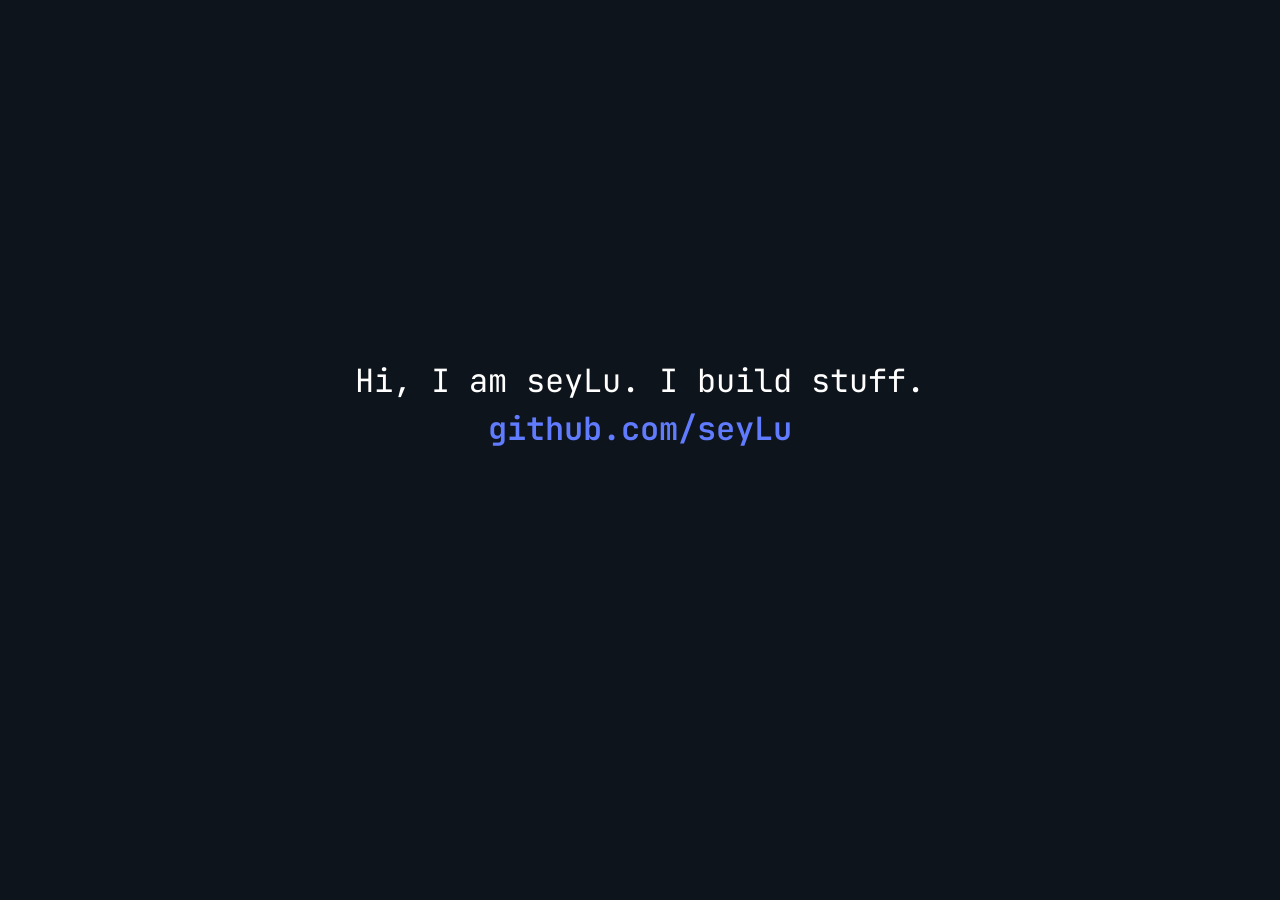
<file: index.html>
<!DOCTYPE html>
<html lang="en">

<head>
    <meta charset="UTF-8">
    <meta name="viewport" content="width=device-width, initial-scale=1.0">
    <meta name="description" content="MJ Sabit (seyLu) :: I build stuff">
    <meta name="google-site-verification" content="O7ycHnOqe6LxjMtBYx5bLcqgMfa3I2YecGaXDv1lF94">
    <title>seyLu</title>
    <base href="/">

    <link rel="apple-touch-icon" sizes="180x180" href="/apple-touch-icon.png">
    <link rel="icon" type="image/png" sizes="32x32" href="/favicon-32x32.png">
    <link rel="icon" type="image/png" sizes="16x16" href="/favicon-16x16.png">
    <link rel="manifest" href="/site.webmanifest">
    <link rel="mask-icon" href="/safari-pinned-tab.svg" color="#5bbad5">
    <meta name="msapplication-TileColor" content="#ffc40d">
    <meta name="theme-color" content="#ff0000">

    <link rel="preconnect" href="https://fonts.googleapis.com">
    <link rel="preconnect" href="https://fonts.gstatic.com" crossorigin>
    <link href="https://fonts.googleapis.com/css2?family=JetBrains+Mono&display=swap" rel="stylesheet">
    <style>
    *,
    *::before,
    *::after {
        box-sizing: border-box;
    }

    * {
        margin: 0;
    }

    html,
    body {
        height: 100%;
        font-family: "JetBrains Mono", monospace;
    }

    body {
        line-height: 1.5;
        -webkit-font-smoothing: antialiased;
    }

    img,
    picture,
    video,
    canvas,
    svg {
        display: block;
        max-width: 100%;
    }

    input,
    button,
    textarea,
    select {
        font: inherit;
    }

    p,
    h1,
    h2,
    h3,
    h4,
    h5,
    h6 {
        overflow-wrap: break-word;
    }

    :root {
        --color-white: hsl(0deg, 0%, 100%);
        --color-black: hsl(210deg, 30%, 8%);
        --color-primary: hsl(230deg, 100%, 69%);
    }

    .container {
        width: 100vw;
        height: 100vh;
        background-color: var(--color-black);
        position: relative;
    }

    .container > .content {
        display: block;
        position: absolute;
        top: 45%;
        left: 50%;
        transform: translate(-50%, -50%);
        font-size: 2rem;
        text-align: center;
    }

    .container > .content > p {
        color: var(--color-white);

    }

    .container > .content a {
        font-weight: 600;
        color: var(--color-primary);
        display: inline-block;
        text-decoration: none;
        box-shadow: 0px 0px 0px var(--color-primary);
    }

    .container > .content a:hover {
        transition: box-shadow 200ms ease 0s;
        box-shadow: 0px 4px 0px var(--color-primary);
    }
    </style>
</head>

<body>
    <main class="container">
        <article class="content">
            <p>Hi, I am seyLu. I build stuff.</p>
            <p><a href="https://github.com/seyLu">github.com/seyLu</a></p>
        </article>
    </main>
</body>

</html>
</file>
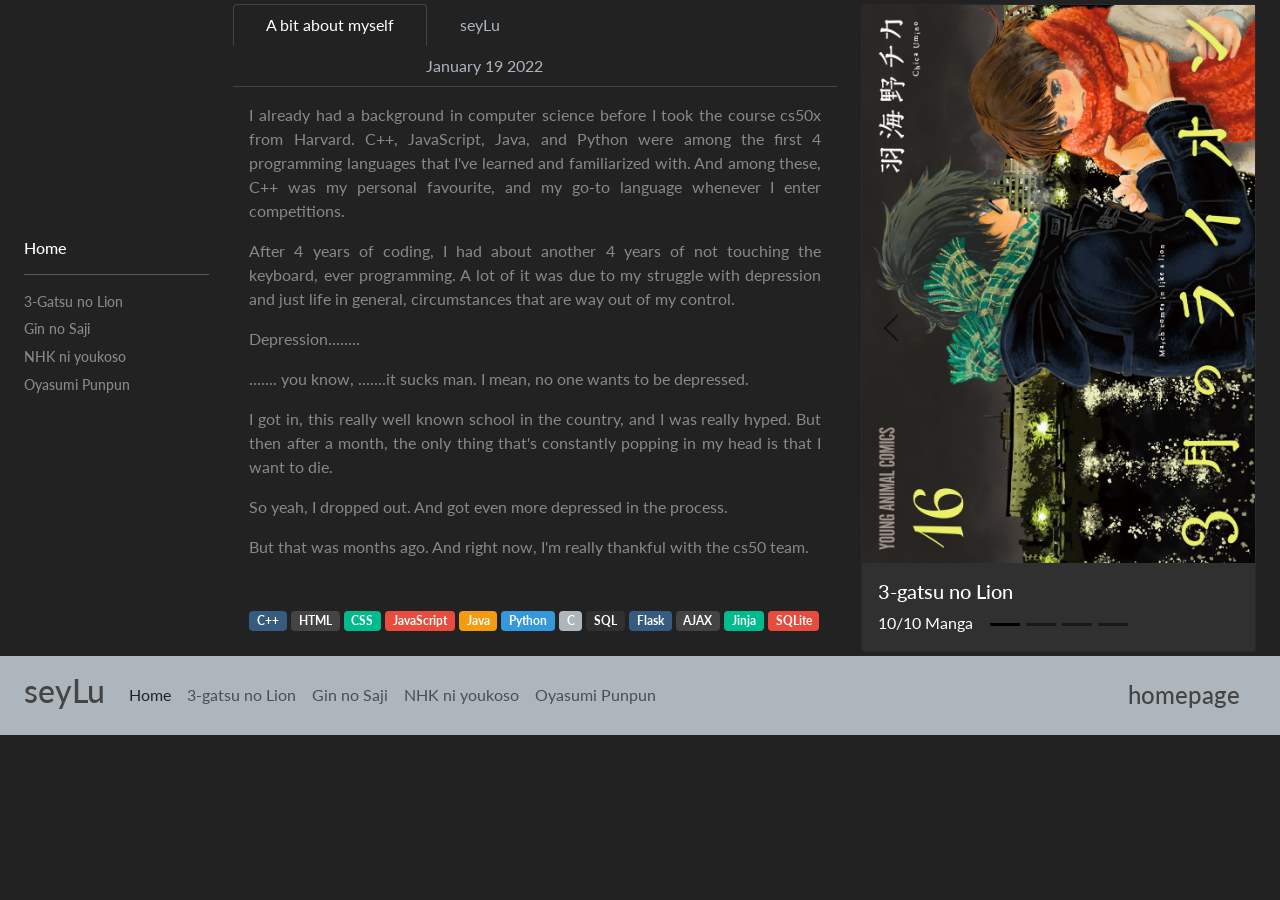
<file: homepage/index.html>
<!DOCTYPE html>

<html lang="en">
<head>
  <meta charset="utf-8">
  <meta name="viewport" content="width=device-width, initial-scale=1">

  <!-- Bootstrap CSS -->
  <link href="https://cdn.jsdelivr.net/npm/bootstrap@5.1.3/dist/css/bootstrap.min.css" rel="stylesheet" integrity="sha384-1BmE4kWBq78iYhFldvKuhfTAU6auU8tT94WrHftjDbrCEXSU1oBoqyl2QvZ6jIW3" crossorigin="anonymous">
  <link href="static/bootstrap.min.css" rel="stylesheet">
  <link href="static/styles.css" rel="stylesheet">

  <!-- Bootstrap js -->
  <script src="https://cdn.jsdelivr.net/npm/bootstrap@5.1.3/dist/js/bootstrap.bundle.min.js" integrity="sha384-ka7Sk0Gln4gmtz2MlQnikT1wXgYsOg+OMhuP+IlRH9sENBO0LRn5q+8nbTov4+1p" crossorigin="anonymous"></script>

  <link href="img/icon/cat.png" rel="icon">

  <title>
    About Homepage
  </title>
</head>
<body>
  <main>
    <div class="container-fluid">
      <div class="row" style="margin-top: 0.25rem; margin-bottom: 0.25rem">
        <div class="col-lg-2 my-auto pb-3">
          <h6>Home</h6>
          <hr>
          <h6><small><a class="text-muted sidebar" href="page1.html">3-Gatsu no Lion</a></small></h6>
          <h6><small><a class="text-muted sidebar" href="page2.html">Gin no Saji</a></small></h6>
          <h6><small><a class="text-muted sidebar" href="page3.html">NHK ni youkoso</a></small></h6>
          <h6><small><a class="text-muted sidebar" href="page4.html">Oyasumi Punpun</a></small></h6>
        </div>
        <div class="col-lg-6">
          <ul class="nav nav-tabs">
            <li class="nav-item">
              <a class="nav-link active" data-bs-toggle="tab">A bit about myself</a>
            </li>
            <li class="nav-item">
              <a class="nav-link disabled" data-bs-toggle="tab">seyLu</a>
            </li>
            <li class="nav-item" id="date">
              <a class="nav-link disabled" data-bs-toggle="tab">January 19 2022</a>
            </li>
          </ul>
          <script>
            function screenResize(){
              let width = window.screen.width;
              let nav = document.getElementById('date');
              if (width < 1000)
              {
                nav.style.marginLeft = "0rem";
                nav.style.display = "none";
              }
              else
              {
                nav.style.marginLeft = "10rem";
                nav.style.display = "block";
              }
            }
            screenResize();

            window.addEventListener('resize', function(){
              screenResize();
            });
          </script>
          <div id="myTabContent" class="tab-content">
            <div class="tab-pane fade active show text-muted p-3" style="text-align: justify">
              <p>I already had a background in computer science before I took the course cs50x from Harvard. C++, JavaScript, Java, and Python were among the first 4 programming languages that I've learned and familiarized with. And among these, C++ was my personal favourite, and my go-to language whenever I enter competitions.</p>
              <p>After 4 years of coding, I had about another 4 years of not touching the keyboard, ever programming. A lot of it was due to my struggle with depression and just life in general, circumstances that are way out of my control.</p>
              <p>Depression........</p>
              <p>....... you know, .......it sucks man. I mean, no one wants to be depressed.</p>
              <p>I got in, this really well known school in the country, and I was really hyped. But then after a month, the only thing that's constantly popping in my head is that I want to die.</p>
              <p>So yeah, I dropped out. And got even more depressed in the process.</p>
              <p>But that was months ago. And right now, I'm really thankful with the cs50 team.</p>
            </div>
            <div class="mt-auto p-3">
              <span class="badge bg-primary">C++</span>
              <span class="badge bg-secondary">HTML</span>
              <span class="badge bg-success">CSS</span>
              <span class="badge bg-danger">JavaScript</span>
              <span class="badge bg-warning">Java</span>
              <span class="badge bg-info">Python</span>
              <span class="badge bg-light">C</span>
              <span class="badge bg-dark">SQL</span>
              <span class="badge bg-primary">Flask</span>
              <span class="badge bg-secondary">AJAX</span>
              <span class="badge bg-success">Jinja</span>
              <span class="badge bg-danger">SQLite</span>
            </div>
          </div>
        </div>
        <div class="col-lg-4" id="imgContainer">
          <div id="carouselExampleDark" class="carousel carousel-dark slide" data-bs-ride="carousel">
            <div class="carousel-indicators">
              <button type="button" data-bs-target="#carouselExampleDark" data-bs-slide-to="0" class="active" aria-current="true" aria-label="Slide 1"></button>
              <button type="button" data-bs-target="#carouselExampleDark" data-bs-slide-to="1" aria-label="Slide 2"></button>
              <button type="button" data-bs-target="#carouselExampleDark" data-bs-slide-to="2" aria-label="Slide 3"></button>
              <button type="button" data-bs-target="#carouselExampleDark" data-bs-slide-to="3" aria-label="Slide 4"></button>
            </div>
            <div class="carousel-inner">
              <div class="carousel-item active" data-bs-interval="30000">
                <div class="card">
                  <img src="img/3-gatsu no Lion.jpg" class="d-block" alt="3-gatsu no Lion">
                  <div class="card-body">
                    <h5 class="card-title">3-gatsu no Lion</h5>
                    <p class="card-text">10/10 Manga</p>
                  </div>
                </div>
              </div>
              <div class="carousel-item" data-bs-interval="30000">
                <div class="card">
                  <img src="img/Gin no Saji.jpg" class="d-block" alt="Gin no Saji">
                  <div class="card-body">
                    <h5 class="card-title">Gin no Saji</h5>
                    <p class="card-text">Personal Favorite</p>
                  </div>
                </div>
              </div>
              <div class="carousel-item" data-bs-interval="30000">
                <div class="card">
                  <img src="img/NHK ni youkoso.jpg" class="d-block" alt="NHK ni youkoso">
                  <div class="card-body">
                    <h5 class="card-title">NHK ni youkoso</h5>
                    <p class="card-text">Personal Favorite</p>
                  </div>
                </div>
              </div>
              <div class="carousel-item" data-bs-interval="30000">
                <div class="card">
                  <img src="img/Oyasumi Punpun.jpg" class="d-block" alt="Oyasumi Punpun">
                  <div class="card-body">
                    <h5 class="card-title">Oyasumi Punpun</h5>
                    <p class="card-text">10/10 Manga</p>
                  </div>
                </div>
              </div>
            </div>
            <button class="carousel-control-prev" type="button" data-bs-target="#carouselExampleDark" data-bs-slide="prev">
              <span class="carousel-control-prev-icon" aria-hidden="true"></span>
              <span class="visually-hidden">Previous</span>
            </button>
            <button class="carousel-control-next" type="button" data-bs-target="#carouselExampleDark" data-bs-slide="next">
              <span class="carousel-control-next-icon" aria-hidden="true"></span>
              <span class="visually-hidden">Next</span>
            </button>
          </div>
        </div>
      </div>
    </div>
  </main>
  <footer class="footer">
      <nav class="navbar navbar-expand-lg navbar-light bg-light">
          <div class="container-fluid">
            <h3 class="h3-about">seyLu</h3>
            <button class="navbar-toggler" type="button" data-bs-toggle="collapse" data-bs-target="#navbarColor03" aria-controls="navbarColor03" aria-expanded="false" aria-label="Toggle navigation">
              <span class="navbar-toggler-icon"></span>
            </button>

            <div class="collapse navbar-collapse" id="navbarColor03">
              <ul class="navbar-nav me-auto">
                <li class="nav-item">
                  <a class="nav-link active">Home
                    <span class="visually-hidden">(current)</span>
                  </a>
                </li>
                <li class="nav-item">
                  <a class="nav-link" href="page1.html">3-gatsu no Lion</a>
                </li>
                <li class="nav-item">
                  <a class="nav-link" href="page2.html">Gin no Saji</a>
                </li>
                <li class="nav-item">
                  <a class="nav-link" href="page3.html">NHK ni youkoso</a>
                </li>
                <li class="nav-item">
                  <a class="nav-link" href="page4.html">Oyasumi Punpun</a>
                </li>
              </ul>
              <div class="d-inline-block">
                  <h4 class="h4-about">homepage</h4>
              </form>
            </div>
          </div>
        </nav>
  </footer>
</body>
</html>
</file>
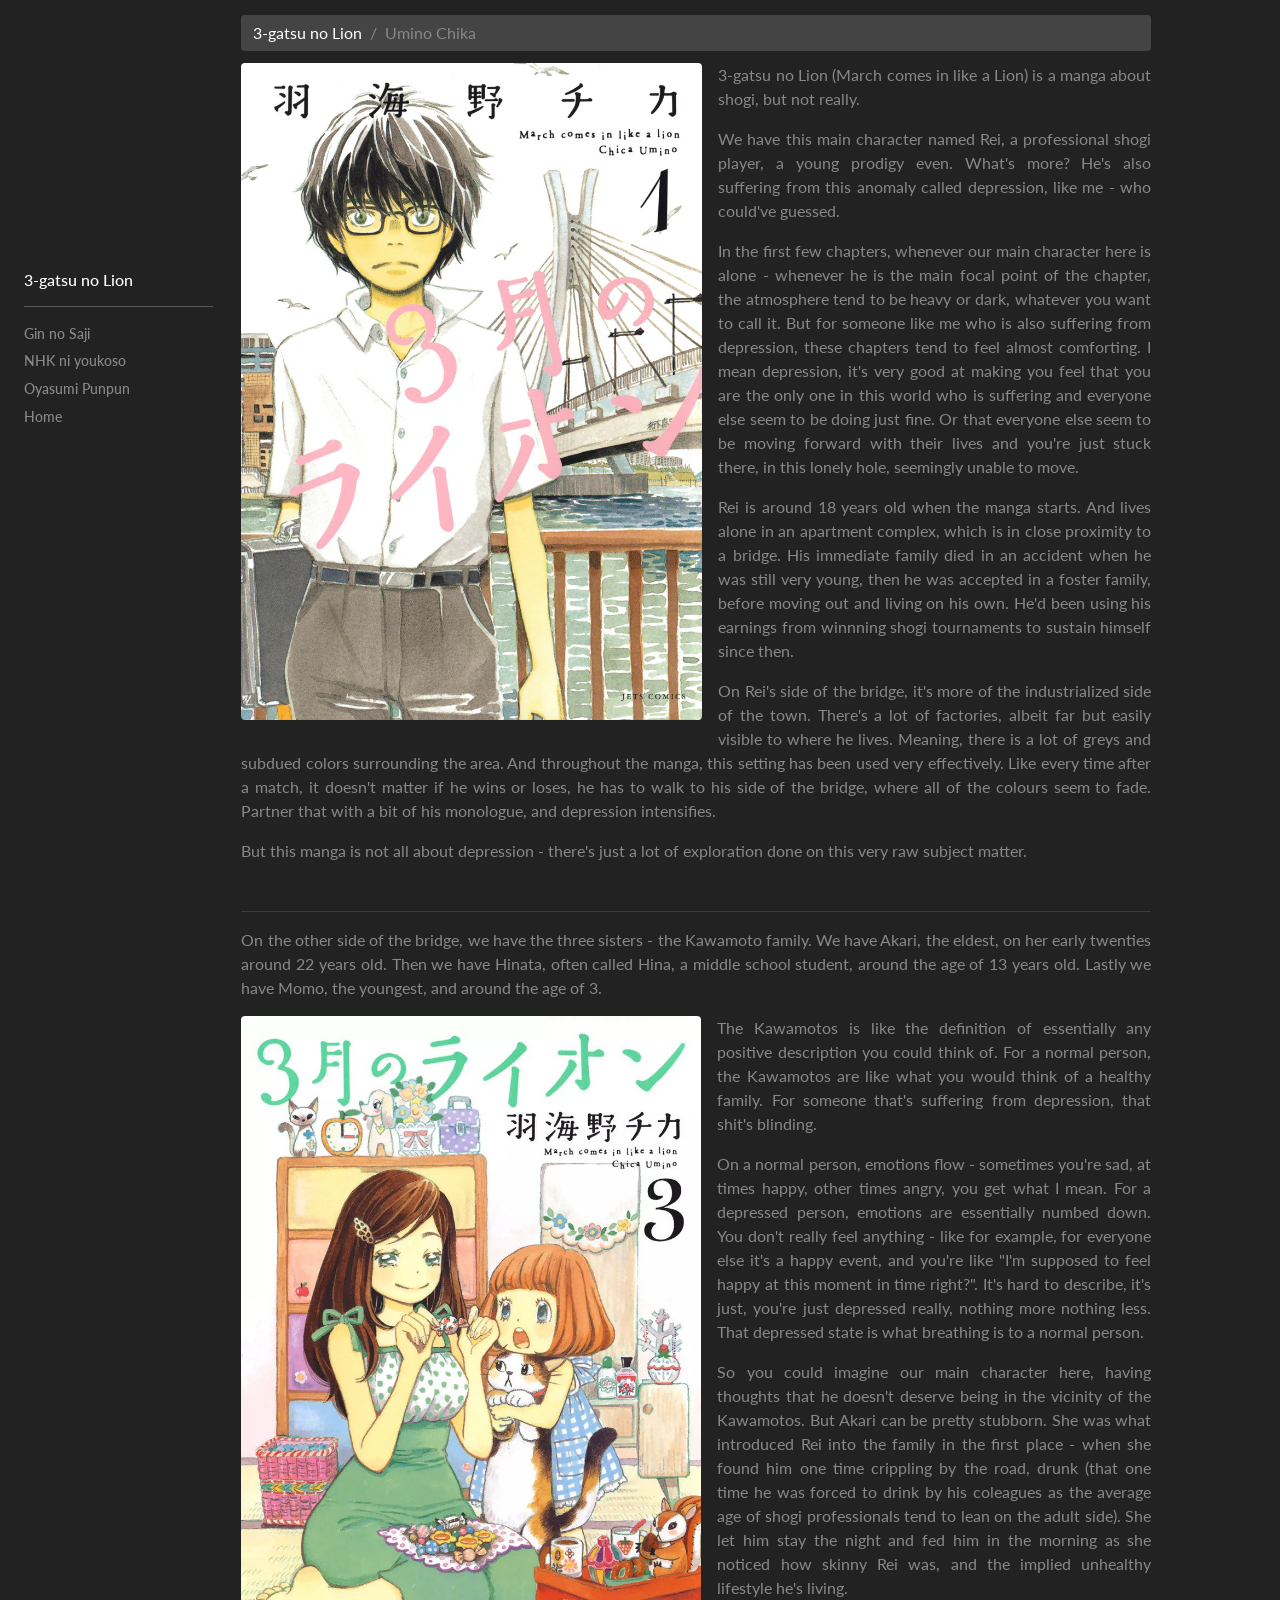
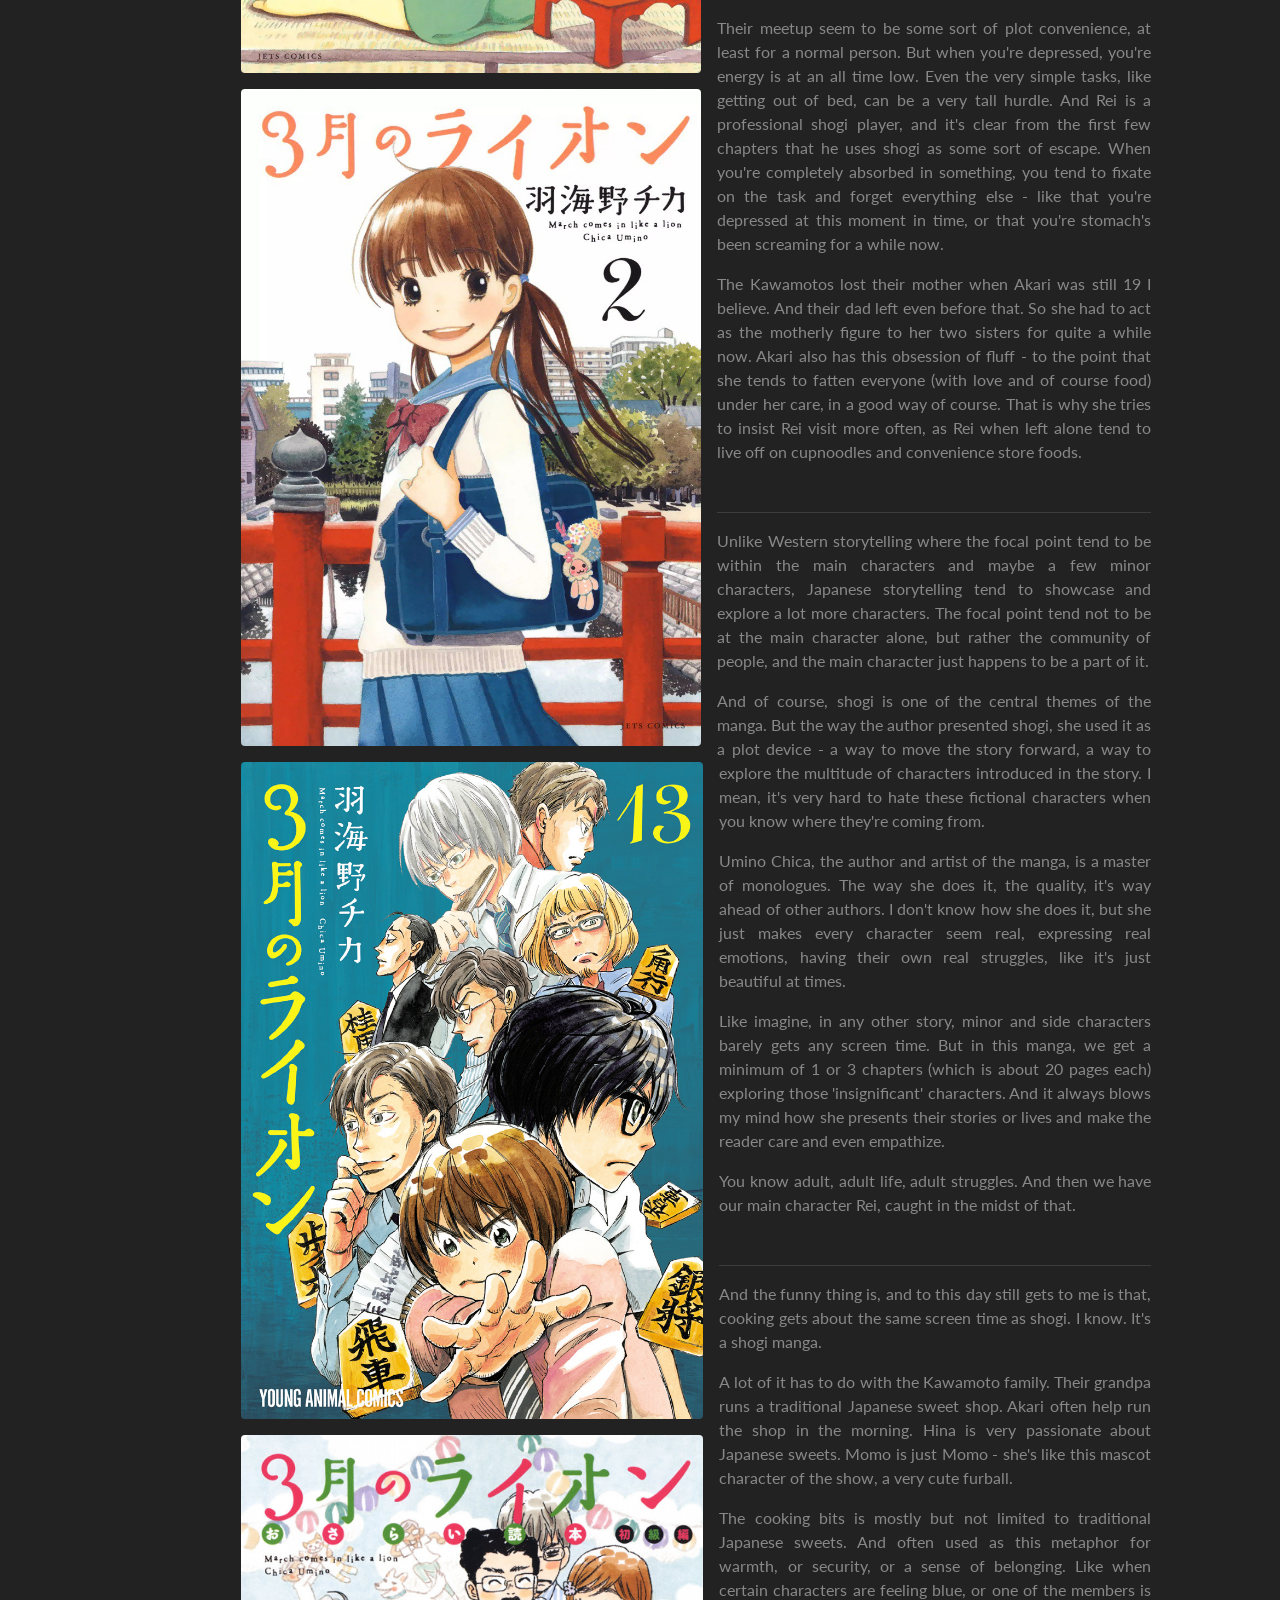
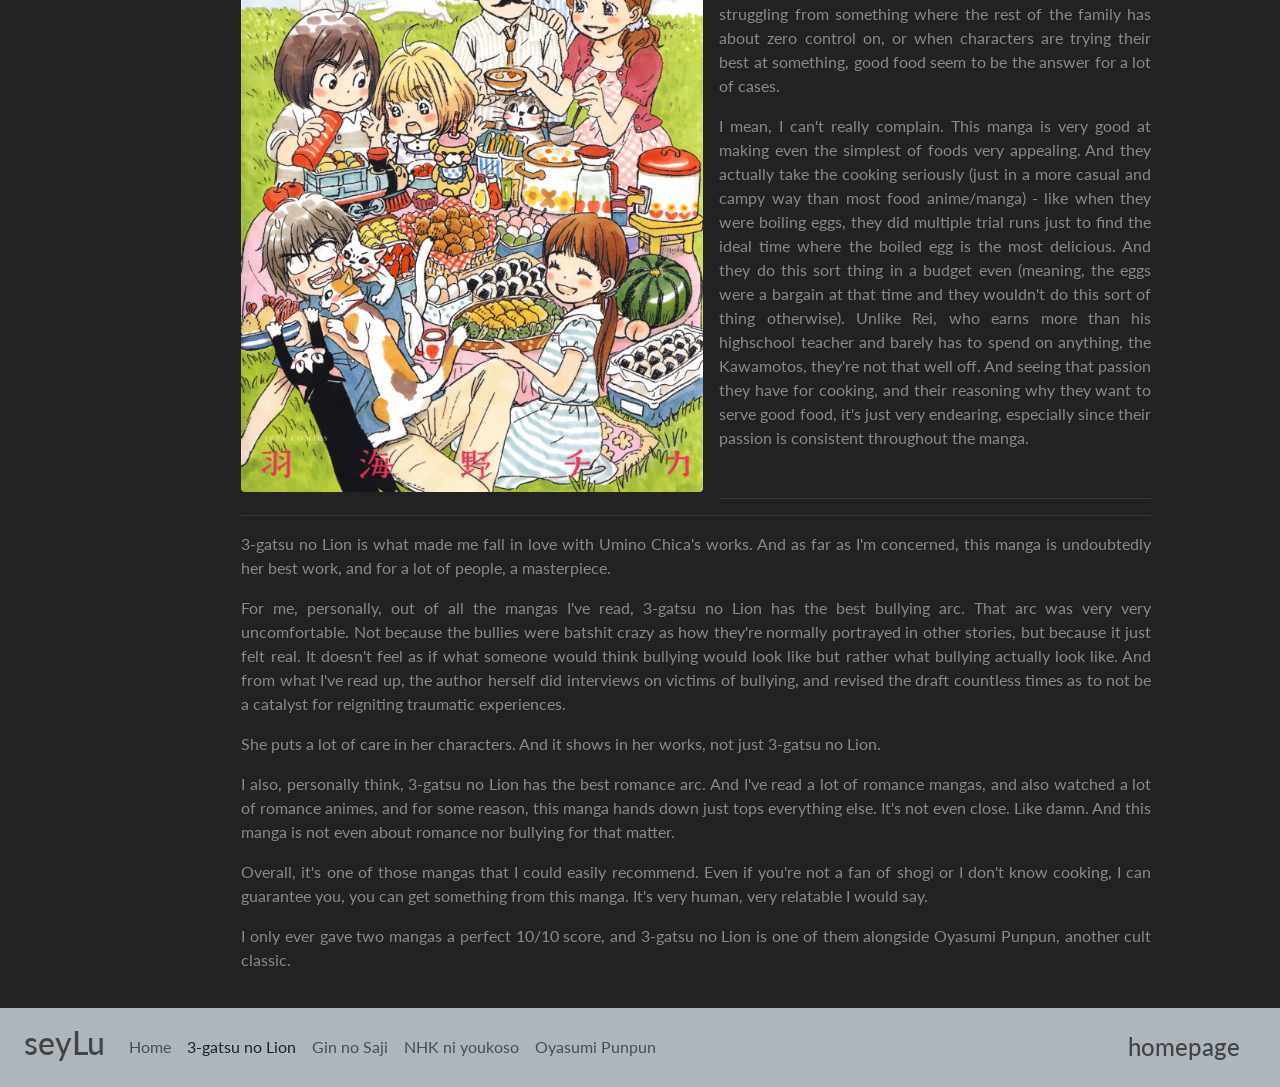
<file: homepage/page1.html>
<!DOCTYPE html>

<html lang="en">
<head>
  <meta charset="utf-8">
  <meta name="viewport" content="width=device-width, initial-scale=1">

  <!-- Bootstrap CSS -->
  <link href="https://cdn.jsdelivr.net/npm/bootstrap@5.1.3/dist/css/bootstrap.min.css" rel="stylesheet" integrity="sha384-1BmE4kWBq78iYhFldvKuhfTAU6auU8tT94WrHftjDbrCEXSU1oBoqyl2QvZ6jIW3" crossorigin="anonymous">
  <link href="static/bootstrap.min.css" rel="stylesheet">
  <link href="static/styles.css" rel="stylesheet">

  <!-- Bootstrap js -->
  <script src="https://cdn.jsdelivr.net/npm/bootstrap@5.1.3/dist/js/bootstrap.bundle.min.js" integrity="sha384-ka7Sk0Gln4gmtz2MlQnikT1wXgYsOg+OMhuP+IlRH9sENBO0LRn5q+8nbTov4+1p" crossorigin="anonymous"></script>

  <link href="img/icon/cat.png" rel="icon">

  <title>
    3-gatsu no Lion
  </title>
</head>
<body>
  <main>
    <div class="container-fluid">
      <div class="row" style="margin-top: 0.25rem; margin-bottom: 0.25rem">
        <div class="col-lg-2 pb-3" style="height: 163.375px" id="sidebar">
          <h6>3-gatsu no Lion</h6>
          <hr>
          <h6><small><a class="text-muted sidebar" href="page2.html">Gin no Saji</a></small></h6>
          <h6><small><a class="text-muted sidebar" href="page3.html">NHK ni youkoso</a></small></h6>
          <h6><small><a class="text-muted sidebar" href="page4.html">Oyasumi Punpun</a></small></h6>
          <h6><small><a class="text-muted sidebar" href="index.html">Home</a></small></h6>
        </div>
        <script>
          function screenResize(){
            let width = window.screen.width;
            let nav = document.getElementById('sidebar');
            if (width < 1000)
            {
              nav.classList.remove('sticky-top');
              nav.style.marginBottom = "0.5rem";
              nav.style.paddingTop = "0rem";

              nav.style.width = "100vw";

              window.onscroll = () => {};
            }
            else
            {
              nav.classList.add('sticky-top');
              nav.style.marginBottom = "0rem";
              nav.style.paddingTop = "29.6vh";

              nav.style.width = "16.67vw";

              window.onscroll = () => {
                if (this.scrollY > 0 || document.documentElement.scrollTop > 0) 
                {
                  nav.style.paddingTop = "30.2vh";
                }
                else 
                {
                  nav.style.paddingTop = "29.6vh";
                }
              };
            }
          }
          screenResize();

          window.addEventListener('resize', function(){
            screenResize();
          });
        </script>
        <div class="col-lg-9 text-muted p-3" style="text-align: justify">
          
          <div class="sticky-top sticky-breadcrumb">
            <ol class="breadcrumb">
              <li class="breadcrumb-item"><a style="color: white">3-gatsu no Lion</a></li>
              <li class="breadcrumb-item active">Umino Chika</li>
            </ol>
          </div>

          <img src="img/page1/001.jpg" class="rounded img-fluid float-start me-3 mb-3" alt="3-gatsu no Lion: Volume 1">
          <p>3-gatsu no Lion (March comes in like a Lion) is a manga about shogi, but not really.</p>
          <p>We have this main character named Rei, a professional shogi player, a young prodigy even. What's more? He's also suffering from this anomaly called depression, like me - who could've guessed.</p>
          <p>In the first few chapters, whenever our main character here is alone - whenever he is the main focal point of the chapter, the atmosphere tend to be heavy or dark, whatever you want to call it. But for someone like me who is also suffering from depression, these chapters tend to feel almost comforting. I mean depression, it's very good at making you feel that you are the only one in this world who is suffering and everyone else seem to be doing just fine. Or that everyone else seem to be moving forward with their lives and you're just stuck there, in this lonely hole, seemingly unable to move. </p>
          <p>Rei is around 18 years old when the manga starts. And lives alone in an apartment complex, which is in close proximity to a bridge. His immediate family died in an accident when he was still very young, then he was accepted in a foster family, before moving out and living on his own. He'd been using his earnings from winnning shogi tournaments to sustain himself since then.</p>
          <p>On Rei's side of the bridge, it's more of the industrialized side of the town. There's a lot of factories, albeit far but easily visible to where he lives. Meaning, there is a lot of greys and subdued colors surrounding the area. And throughout the manga, this setting has been used very effectively. Like every time after a match, it doesn't matter if he wins or loses, he has to walk to his side of the bridge, where all of the colours seem to fade. Partner that with a bit of his monologue, and depression intensifies.</p>
          <p>But this manga is not all about depression - there's just a lot of exploration done on this very raw subject matter.</p>
          <hr class="divider mb-3 mt-5">
          <p>On the other side of the bridge, we have the three sisters - the Kawamoto family. We have Akari, the eldest, on her early twenties around 22 years old. Then we have Hinata, often called Hina, a middle school student, around the age of 13 years old. Lastly we have Momo, the youngest, and around the age of 3.</p>
          <img src="img/page1/003.jpg" class="rounded img-fluid float-start me-3 mb-3" alt="3-gatsu no Lion: Volume 3">
          <img src="img/page1/002.jpg" class="rounded img-fluid float-start me-3 mb-3" alt="3-gatsu no Lion: Volume 2">
          <p>The Kawamotos is like the definition of essentially any positive description you could think of. For a normal person, the Kawamotos are like what you would think of a healthy family. For someone that's suffering from depression, that shit's blinding.</p>
          <p>On a normal person, emotions flow - sometimes you're sad, at times happy, other times angry, you get what I mean. For a depressed person, emotions are essentially numbed down. You don't really feel anything - like for example, for everyone else it's a happy event, and you're like "I'm supposed to feel happy at this moment in time right?". It's hard to describe, it's just, you're just depressed really, nothing more nothing less. That depressed state is what breathing is to a normal person.</p>
          <p>So you could imagine our main character here, having thoughts that he doesn't deserve being in the vicinity of the Kawamotos. But Akari can be pretty stubborn. She was what introduced Rei into the family in the first place - when she found him one time crippling by the road, drunk (that one time he was forced to drink by his coleagues as the average age of shogi professionals tend to lean on the adult side). She let him stay the night and fed him in the morning as she noticed how skinny Rei was, and the implied unhealthy lifestyle he's living.</p>
          <p>Their meetup seem to be some sort of plot convenience, at least for a normal person. But when you're depressed, you're energy is at an all time low. Even the very simple tasks, like getting out of bed, can be a very tall hurdle. And Rei is a professional shogi player, and it's clear from the first few chapters that he uses shogi as some sort of escape. When you're completely absorbed in something, you tend to fixate on the task and forget everything else - like that you're depressed at this moment in time, or that you're stomach's been screaming for a while now.</p>
          <p>The Kawamotos lost their mother when Akari was still 19 I believe. And their dad left even before that. So she had to act as the motherly figure to her two sisters for quite a while now. Akari also has this obsession of fluff - to the point that she tends to fatten everyone (with love and of course food) under her care, in a good way of course. That is why she tries to insist Rei visit more often, as Rei when left alone tend to live off on cupnoodles and convenience store foods.</p>
          <hr class="divider mb-3 mt-5">
          <img src="img/page1/013.jpg" class="rounded img-fluid float-start me-3 mb-3" alt="3-gatsu no Lion: Volume 13">
          <p>Unlike Western storytelling where the focal point tend to be within the main characters and maybe a few minor characters, Japanese storytelling tend to showcase and explore a lot more characters. The focal point tend not to be at the main character alone, but rather the community of people, and the main character just happens to be a part of it.</p>
          <p>And of course, shogi is one of the central themes of the manga. But the way the author presented shogi, she used it as a plot device - a way to move the story forward, a way to explore the multitude of characters introduced in the story. I mean, it's very hard to hate these fictional characters when you know where they're coming from.</p>
          <p>Umino Chica, the author and artist of the manga, is a master of monologues. The way she does it, the quality, it's way ahead of other authors. I don't know how she does it, but she just makes every character seem real, expressing real emotions, having their own real struggles, like it's just beautiful at times.</p>
          <p>Like imagine, in any other story, minor and side characters barely gets any screen time. But in this manga, we get a minimum of 1 or 3 chapters (which is about 20 pages each) exploring those 'insignificant' characters. And it always blows my mind how she presents their stories or lives and make the reader care and even empathize.</p>
          <p>You know adult, adult life, adult struggles. And then we have our main character Rei, caught in the midst of that.</p>
          <hr class="divider mb-3 mt-5">
          <img src="img/page1/11.2.png" class="rounded img-fluid float-start me-3 mb-3" alt="3-gatsu no Lion: Volume 11.2">
          <p>And the funny thing is, and to this day still gets to me is that, cooking gets about the same screen time as shogi. I know. It's a shogi manga.</p>
          <p>A lot of it has to do with the Kawamoto family. Their grandpa runs a traditional Japanese sweet shop. Akari often help run the shop in the morning. Hina is very passionate about Japanese sweets. Momo is just Momo - she's like this mascot character of the show, a very cute furball.</p>
          <p>The cooking bits is mostly but not limited to traditional Japanese sweets. And often used as this metaphor for warmth, or security, or a sense of belonging. Like when certain characters are feeling blue, or one of the members is struggling from something where the rest of the family has about zero control on, or when characters are trying their best at something, good food seem to be the answer for a lot of cases.</p>
          <p>I mean, I can't really complain. This manga is very good at making even the simplest of foods very appealing. And they actually take the cooking seriously (just in a more casual and campy way than most food anime/manga) - like when they were boiling eggs, they did multiple trial runs just to find the ideal time where the boiled egg is the most delicious. And they do this sort thing in a budget even (meaning, the eggs were a bargain at that time and they wouldn't do this sort of thing otherwise). Unlike Rei, who earns more than his highschool teacher and barely has to spend on anything, the Kawamotos, they're not that well off. And seeing that passion they have for cooking, and their reasoning why they want to serve good food, it's just very endearing, especially since their passion is consistent throughout the manga.</p>
          <hr class="divider mt-5">
          <hr class="divider mb-3">
          <p>3-gatsu no Lion is what made me fall in love with Umino Chica's works. And as far as I'm concerned, this manga is undoubtedly her best work, and for a lot of people, a masterpiece.</p>
          <p>For me, personally, out of all the mangas I've read, 3-gatsu no Lion has the best bullying arc. That arc was very very uncomfortable. Not because the bullies were batshit crazy as how they're normally portrayed in other stories, but because it just felt real. It doesn't feel as if what someone would think bullying would look like but rather what bullying actually look like. And from what I've read up, the author herself did interviews on victims of bullying, and revised the draft countless times as to not be a catalyst for reigniting traumatic experiences.</p>
          <p>She puts a lot of care in her characters. And it shows in her works, not just 3-gatsu no Lion.</p>
          <p>I also, personally think, 3-gatsu no Lion has the best romance arc. And I've read a lot of romance mangas, and also watched a lot of romance animes, and for some reason, this manga hands down just tops everything else. It's not even close. Like damn. And this manga is not even about romance nor bullying for that matter.</p>
          <p>Overall, it's one of those mangas that I could easily recommend. Even if you're not a fan of shogi or I don't know cooking, I can guarantee you, you can get something from this manga. It's very human, very relatable I would say.</p>
          <p>I only ever gave two mangas a perfect 10/10 score, and 3-gatsu no Lion is one of them alongside Oyasumi Punpun, another cult classic.</p>
        
        </div>
        <div class="col-lg-1"></div>
      </div>
    </div>
  </main>
  <footer class="footer">
    <nav class="navbar navbar-expand-lg navbar-light bg-light">
      <div class="container-fluid">
        <h3 class="h3-about">seyLu</h3>
        <button class="navbar-toggler" type="button" data-bs-toggle="collapse" data-bs-target="#navbarColor03" aria-controls="navbarColor03" aria-expanded="false" aria-label="Toggle navigation">
          <span class="navbar-toggler-icon"></span>
        </button>

        <div class="collapse navbar-collapse" id="navbarColor03">
          <ul class="navbar-nav me-auto">
            <li class="nav-item">
              <a class="nav-link" href="index.html">Home</a>
            </li>
            <li class="nav-item">
              <a class="nav-link active">3-gatsu no Lion
                <span class="visually-hidden">(current)</span>
              </a>
            </li>
            <li class="nav-item">
              <a class="nav-link" href="page2.html">Gin no Saji</a>
            </li>
            <li class="nav-item">
              <a class="nav-link" href="page3.html">NHK ni youkoso</a>
            </li>
            <li class="nav-item">
              <a class="nav-link" href="page4.html">Oyasumi Punpun</a>
            </li>
          </ul>
          <div class="d-inline-block">
            <h4 class="h4-about">homepage</h4>
        </div>
      </div>
    </nav>
  </footer>
</body>
</html>
</file>
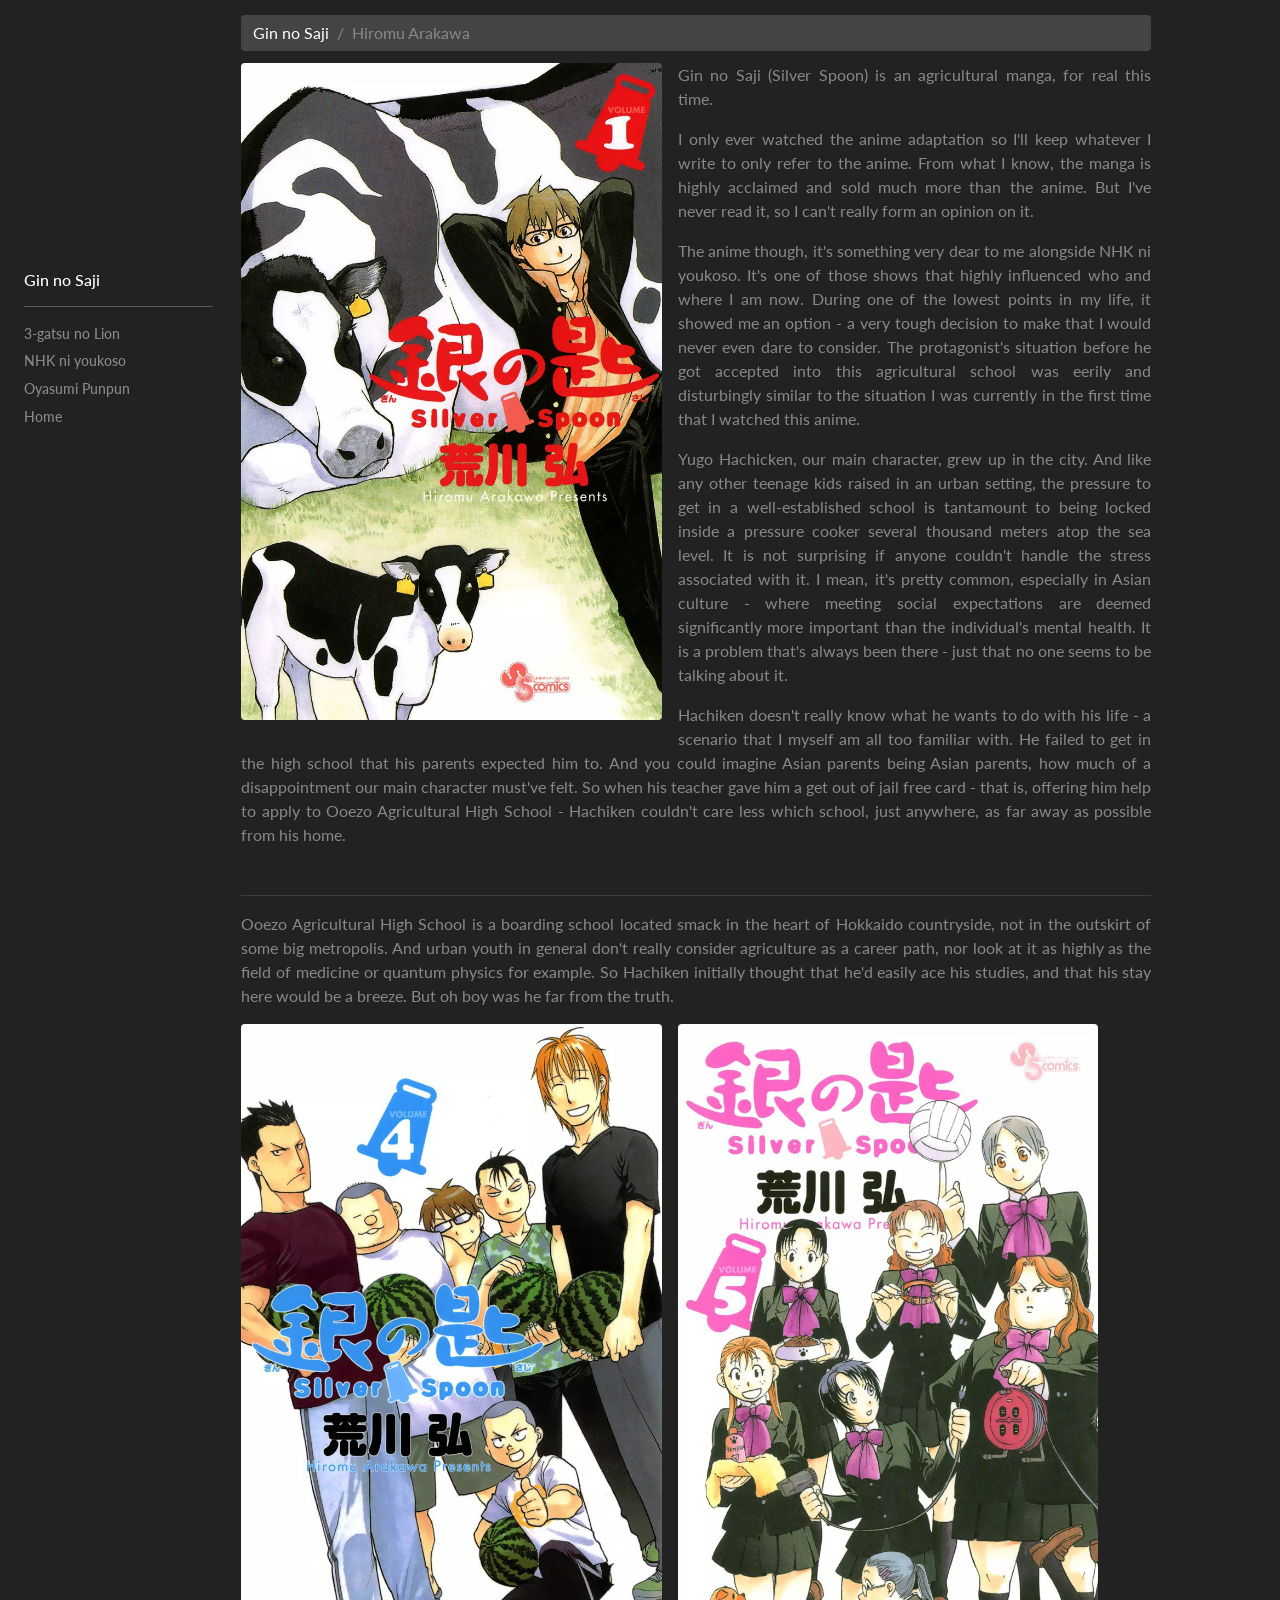
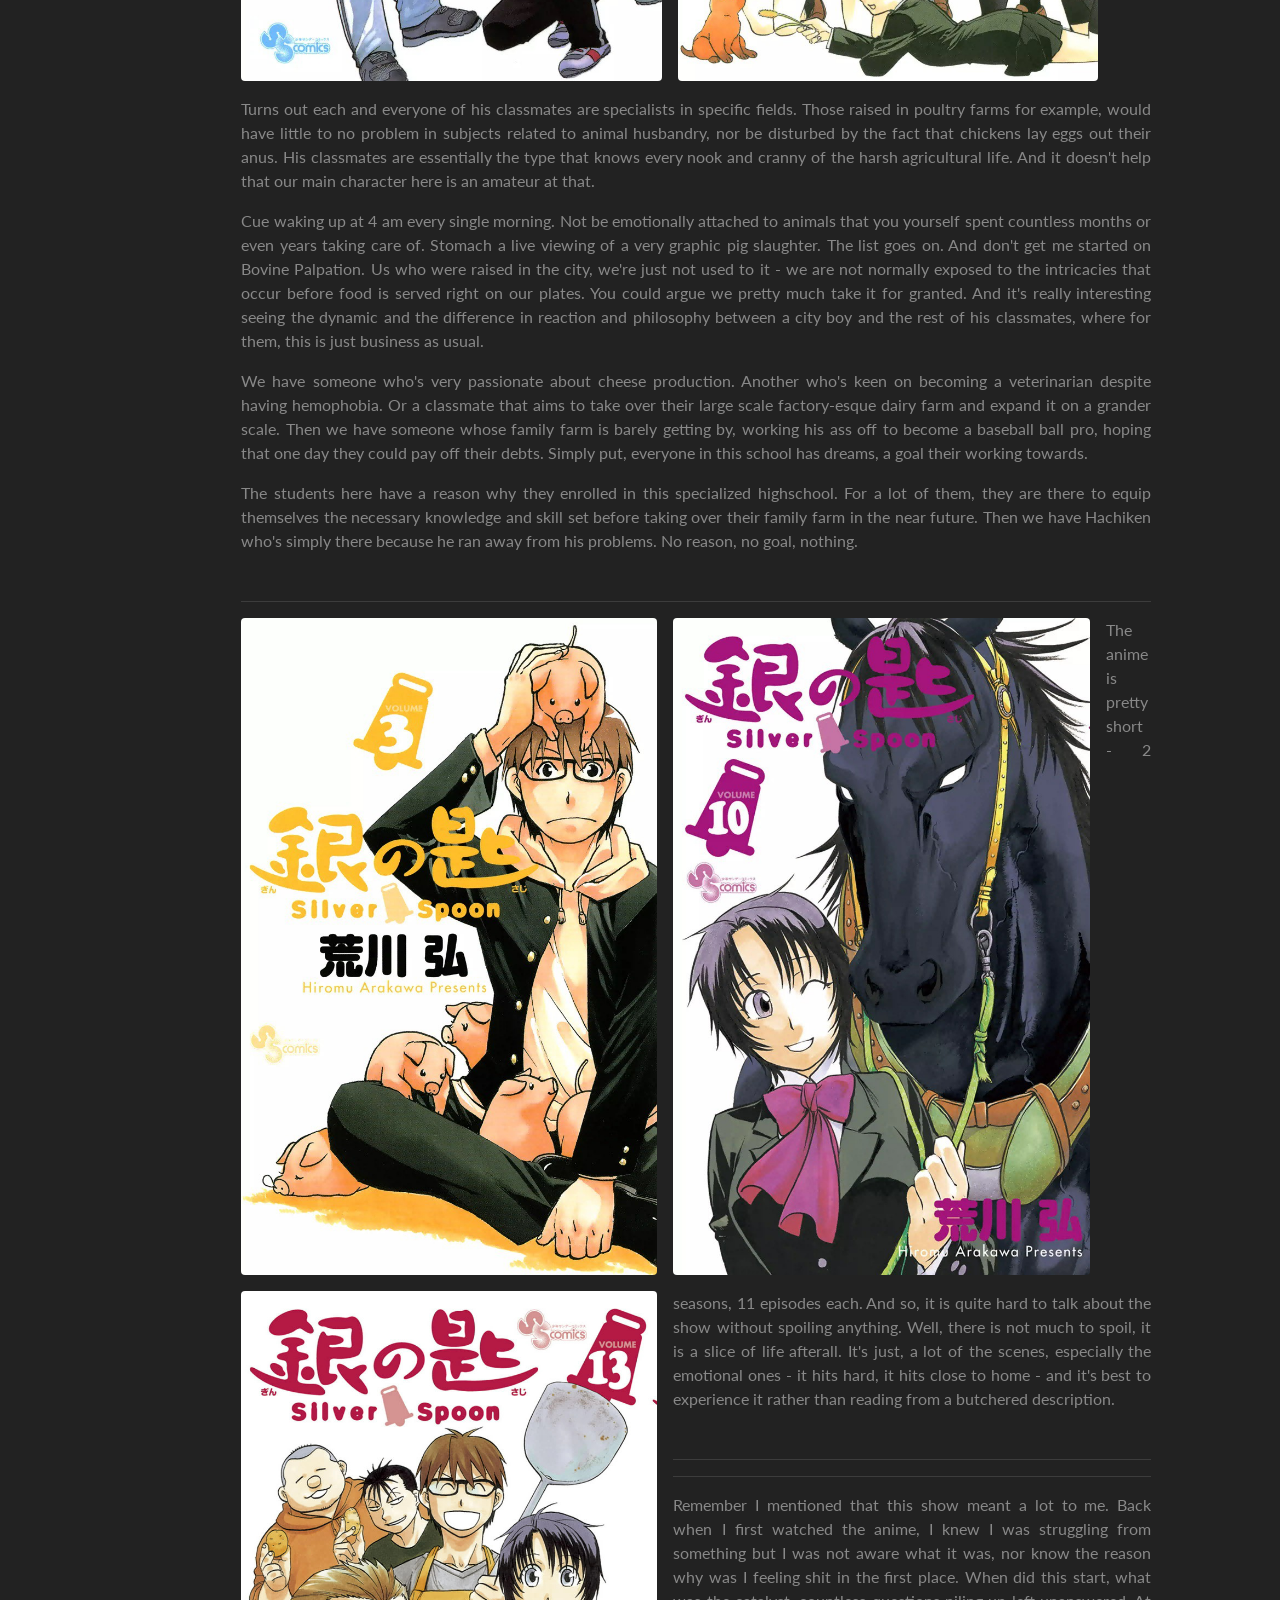
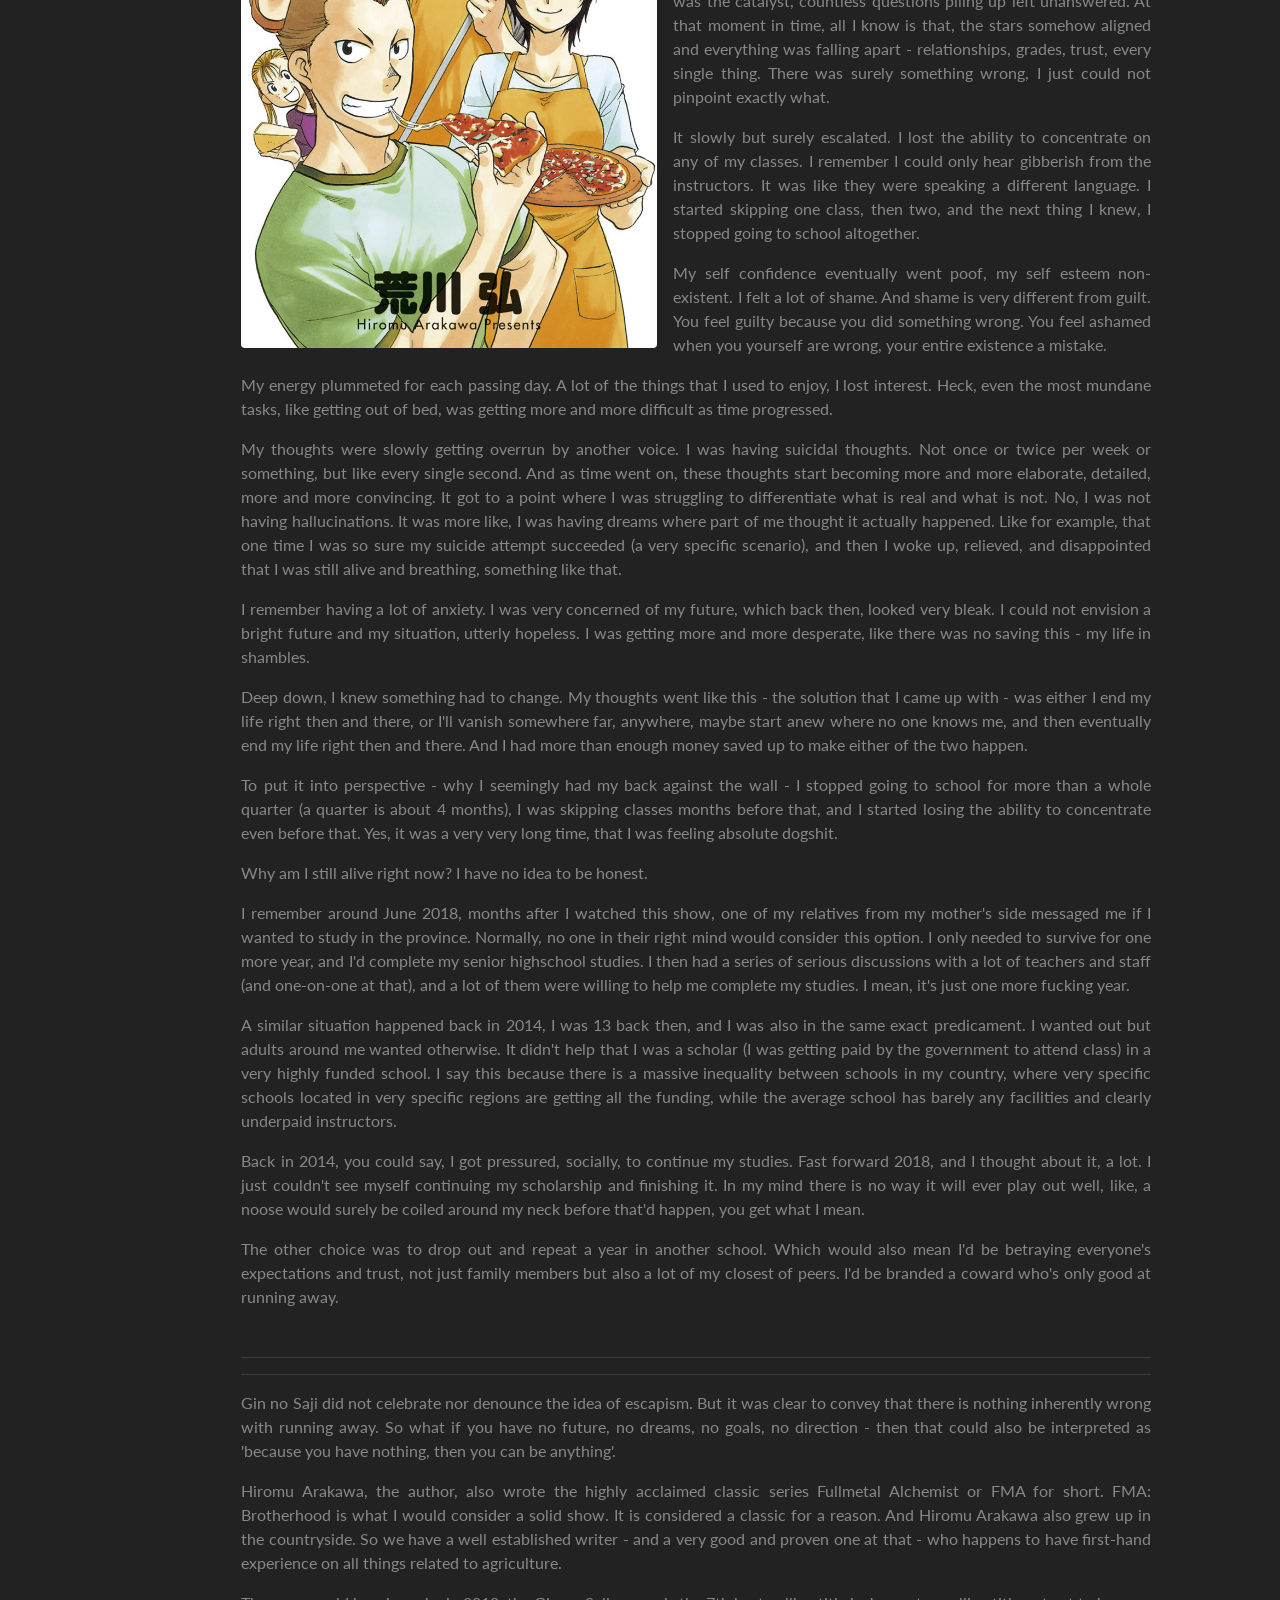
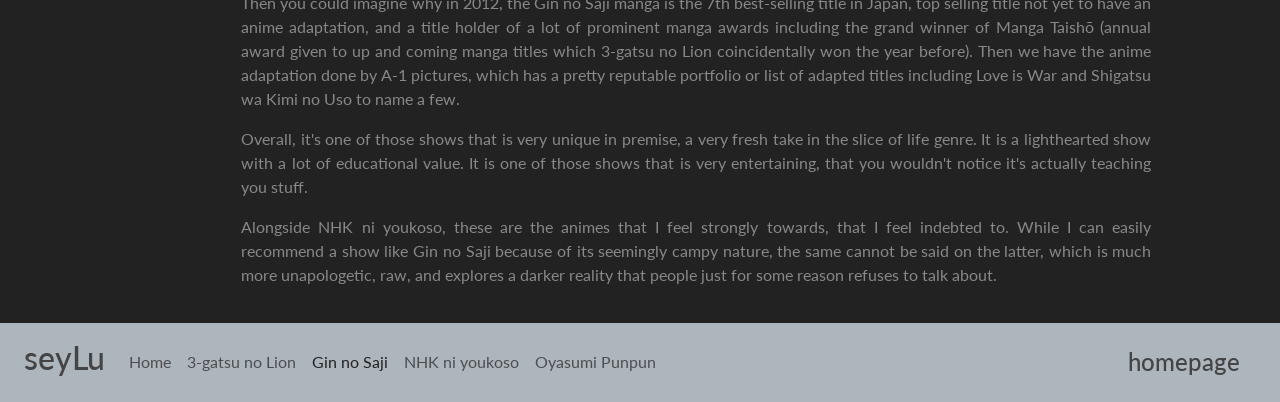
<file: homepage/page2.html>
<!DOCTYPE html>

<html lang="en">
<head>
  <meta charset="utf-8">
  <meta name="viewport" content="width=device-width, initial-scale=1">

  <!-- Bootstrap CSS -->
  <link href="https://cdn.jsdelivr.net/npm/bootstrap@5.1.3/dist/css/bootstrap.min.css" rel="stylesheet" integrity="sha384-1BmE4kWBq78iYhFldvKuhfTAU6auU8tT94WrHftjDbrCEXSU1oBoqyl2QvZ6jIW3" crossorigin="anonymous">
  <link href="static/bootstrap.min.css" rel="stylesheet">
  <link href="static/styles.css" rel="stylesheet">

  <!-- Bootstrap js -->
  <script src="https://cdn.jsdelivr.net/npm/bootstrap@5.1.3/dist/js/bootstrap.bundle.min.js" integrity="sha384-ka7Sk0Gln4gmtz2MlQnikT1wXgYsOg+OMhuP+IlRH9sENBO0LRn5q+8nbTov4+1p" crossorigin="anonymous"></script>

  <link href="img/icon/cat.png" rel="icon">

  <title>
    Gin no Saji
  </title>
</head>
<body>
  <main>
    <div class="container-fluid">
      <div class="row" style="margin-top: 0.25rem; margin-bottom: 0.25rem">
        <div class="col-lg-2 pb-3" style="height: 163.375px" id="sidebar">
          <h6>Gin no Saji</h6>
          <hr>
          <h6><small><a class="text-muted sidebar" href="page1.html">3-gatsu no Lion</a></small></h6>
          <h6><small><a class="text-muted sidebar" href="page3.html">NHK ni youkoso</a></small></h6>
          <h6><small><a class="text-muted sidebar" href="page4.html">Oyasumi Punpun</a></small></h6>
          <h6><small><a class="text-muted sidebar" href="index.html">Home</a></small></h6>
        </div>

        <script>
          function screenResize(){
            let width = window.screen.width;
            let nav = document.getElementById('sidebar');
            if (width < 1000)
            {
              nav.classList.remove('sticky-top');
              nav.style.marginBottom = "0.5rem";
              nav.style.paddingTop = "0rem";

              nav.style.width = "100vw";

              window.onscroll = () => {};
            }
            else
            {
              nav.classList.add('sticky-top');
              nav.style.marginBottom = "0rem";
              nav.style.paddingTop = "29.6vh";

              nav.style.width = "16.67vw";

              window.onscroll = () => {
                if (this.scrollY > 0 || document.documentElement.scrollTop > 0) 
                {
                  nav.style.paddingTop = "30.2vh";
                }
                else 
                {
                  nav.style.paddingTop = "29.6vh";
                }
              };
            }
          }
          screenResize();

          window.addEventListener('resize', function(){
            screenResize();
          });
        </script>

        <div class="col-lg-9 text-muted p-3" style="text-align: justify">
          
          <div class="sticky-top sticky-breadcrumb">
            <ol class="breadcrumb">
              <li class="breadcrumb-item"><a style="color: white">Gin no Saji</a></li>
              <li class="breadcrumb-item active">Hiromu Arakawa</li>
            </ol>
          </div>

          <img src="img/page2/001.jpg" class="rounded img-fluid float-start me-3 mb-3" alt="Gin no Saji: Volume 1">
          <p>Gin no Saji (Silver Spoon) is an agricultural manga, for real this time.</p>
          <p>I only ever watched the anime adaptation so I'll keep whatever I write to only refer to the anime. From what I know, the manga is highly acclaimed and sold much more than the anime. But I've never read it, so I can't really form an opinion on it.</p>
          <p>The anime though, it's something very dear to me alongside NHK ni youkoso. It's one of those shows that highly influenced who and where I am now. During one of the lowest points in my life, it showed me an option - a very tough decision to make that I would never even dare to consider. The protagonist's situation before he got accepted into this agricultural school was eerily and disturbingly similar to the situation I was currently in the first time that I watched this anime.</p>
          <p>Yugo Hachicken, our main character, grew up in the city. And like any other teenage kids raised in an urban setting, the pressure to get in a well-established school is tantamount to being locked inside a pressure cooker several thousand meters atop the sea level. It is not surprising if anyone couldn't handle the stress associated with it. I mean, it's pretty common, especially in Asian culture - where meeting social expectations are deemed significantly more important than the individual's mental health. It is a problem that's always been there - just that no one seems to be talking about it.</p>
          <p>Hachiken doesn't really know what he wants to do with his life - a scenario that I myself am all too familiar with. He failed to get in the high school that his parents expected him to. And you could imagine Asian parents being Asian parents, how much of a disappointment our main character must've felt. So when his teacher gave him a get out of jail free card - that is, offering him help to apply to Ooezo Agricultural High School - Hachiken couldn't care less which school, just anywhere, as far away as possible from his home.</p>
          <hr class="divider mb-3 mt-5">
          <p>Ooezo Agricultural High School is a boarding school located smack in the heart of Hokkaido countryside, not in the outskirt of some big metropolis. And urban youth in general don't really consider agriculture as a career path, nor look at it as highly as the field of medicine or quantum physics for example. So Hachiken initially thought that he'd easily ace his studies, and that his stay here would be a breeze. But oh boy was he far from the truth.</p>
          <img src="img/page2/004.jpg" class="rounded img-fluid float-start me-3 mb-3" alt="Gin no Saji: Volume 4">
          <img src="img/page2/005.jpg" class="rounded img-fluid float-start me-3 mb-3" alt="Gin no Saji: Volume 5">
          <p>Turns out each and everyone of his classmates are specialists in specific fields. Those raised in poultry farms for example, would have little to no problem in subjects related to animal husbandry, nor be disturbed by the fact that chickens lay eggs out their anus. His classmates are essentially the type that knows every nook and cranny of the harsh agricultural life. And it doesn't help that our main character here is an amateur at that.</p>
          <p>Cue waking up at 4 am every single morning. Not be emotionally attached to animals that you yourself spent countless months or even years taking care of. Stomach a  live viewing of a very graphic pig slaughter. The list goes on. And don't get me started on Bovine Palpation. Us who were raised in the city, we're just not used to it - we are not normally exposed to the intricacies that occur before food is served right on our plates. You could argue we pretty much take it for granted. And it's really interesting seeing the dynamic and the difference in reaction and philosophy between a city boy and the rest of his classmates, where for them, this is just business as usual.</p>
          <p>We have someone who's very passionate about cheese production. Another who's keen on becoming a veterinarian despite having hemophobia. Or a classmate that aims to take over their large scale factory-esque dairy farm and expand it on a grander scale. Then we have someone whose family farm is barely getting by, working his ass off to become a baseball ball pro, hoping that one day they could pay off their debts. Simply put, everyone in this school has dreams, a goal their working towards. </p>
          <p>The students here have a reason why they enrolled in this specialized highschool. For a lot of them, they are there to equip themselves the necessary knowledge and skill set before taking over their family farm in the near future. Then we have Hachiken who's simply there because he ran away from his problems. No reason, no goal, nothing.</p>
          <hr class="divider mb-3 mt-5">
          <img src="img/page2/003.jpg" class="rounded img-fluid float-start me-3 mb-3" alt="Gin no Saji: Volume 3">
          <img src="img/page2/010.jpg" class="rounded img-fluid float-start me-3 mb-3" alt="Gin no Saji: Volume 10">
          <img src="img/page2/013.jpg" class="rounded img-fluid float-start me-3 mb-3" alt="Gin no Saji: Volume 13">
          <p>The anime is pretty short - 2 seasons, 11 episodes each. And so, it is quite hard to talk about the show without spoiling anything. Well, there is not much to spoil, it is a slice of life afterall. It's just, a lot of the scenes, especially the emotional ones - it hits hard, it hits close to home - and it's best to experience it rather than reading from a butchered description.</p>
          <hr class="divider mt-5">
          <hr class="divider mb-3">
          <p>Remember I mentioned that this show meant a lot to me. Back when I first watched the anime, I knew I was struggling from something but I was not aware what it was, nor know the reason why was I feeling shit in the first place. When did this start, what was the catalyst, countless questions piling up left unanswered. At that moment in time, all I know is that, the stars somehow aligned and everything was falling apart - relationships, grades, trust, every single thing. There was surely something wrong, I just could not pinpoint exactly what.</p>
          <p>It slowly but surely escalated. I lost the ability to concentrate on any of my classes. I remember I could only hear gibberish from the instructors. It was like they were speaking a different language. I started skipping one class, then two, and the next thing I knew, I stopped going to school altogether.</p>
          <p>My self confidence eventually went poof, my self esteem non-existent. I felt a lot of shame. And shame is very different from guilt. You feel guilty because you did something wrong. You feel ashamed when you yourself are wrong, your entire existence a mistake.</p>
          <p>My energy plummeted for each passing day. A lot of the things that I used to enjoy, I lost interest. Heck, even the most mundane tasks, like getting out of bed, was getting more and more difficult as time progressed.</p>
          <p>My thoughts were slowly getting overrun by another voice. I was having suicidal thoughts. Not once or twice per week or something, but like every single second. And as time went on, these thoughts start becoming more and more elaborate, detailed, more and more convincing. It got to a point where I was struggling to differentiate what is real and what is not. No, I was not having hallucinations. It was more like, I was having dreams where part of me thought it actually happened. Like for example, that one time I was so sure my suicide attempt succeeded (a very specific scenario), and then I woke up, relieved, and disappointed that I was still alive and breathing, something like that.</p>
          <p>I remember having a lot of anxiety. I was very concerned of my future, which back then, looked very bleak. I could not envision a bright future and my situation, utterly hopeless. I was getting more and more desperate, like there was no saving this - my life in shambles.</p>
          <p>Deep down, I knew something had to change. My thoughts went like this - the solution that I came up with - was either I end my life right then and there, or I'll vanish somewhere far, anywhere, maybe start anew where no one knows me, and then eventually end my life right then and there. And I had more than enough money saved up to make either of the two happen.</p>
          <p>To put it into perspective - why I seemingly had my back against the wall - I stopped going to school for more than a whole quarter (a quarter is about 4 months), I was skipping classes months before that, and I started losing the ability to concentrate even before that. Yes, it was a very very long time, that I was feeling absolute dogshit.</p>
          <p>Why am I still alive right now? I have no idea to be honest.</p>
          <p>I remember around June 2018, months after I watched this show, one of my relatives from my mother's side messaged me if I wanted to study in the province. Normally, no one in their right mind would consider this option. I only needed to survive for one more year, and I'd complete my senior highschool studies. I then had a series of serious discussions with a lot of teachers and staff (and one-on-one at that), and a lot of them were willing to help me complete my studies. I mean, it's just one more fucking year.</p>
          <p>A similar situation happened back in 2014, I was 13 back then, and I was also in the same exact predicament. I wanted out but adults around me wanted otherwise. It didn't help that I was a scholar (I was getting paid by the government to attend class) in a very highly funded school. I say this because there is a massive inequality between schools in my country, where very specific schools located in very specific regions are getting all the funding, while the average school has barely any facilities and clearly underpaid instructors.</p>
          <p>Back in 2014, you could say, I got pressured, socially, to continue my studies. Fast forward 2018, and I thought about it, a lot. I just couldn't see myself continuing my scholarship and finishing it. In my mind there is no way it will ever play out well, like, a noose would surely be coiled around my neck before that'd happen, you get what I mean.</p>
          <p>The other choice was to drop out and repeat a year in another school. Which would also mean I'd be betraying everyone's expectations and trust, not just family members but also a lot of my closest of peers. I'd be branded a coward who's only good at running away.</p>
          <hr class="divider mt-5">
          <hr class="divider mb-3">
          <p>Gin no Saji did not celebrate nor denounce the idea of escapism. But it was clear to convey that there is nothing inherently wrong with running away. So what if you have no future, no dreams, no goals, no direction - then that could also be interpreted as 'because you have nothing, then you can be anything'.</p>
          <p>Hiromu Arakawa, the author, also wrote the highly acclaimed classic series Fullmetal Alchemist or FMA for short. FMA: Brotherhood is what I would consider a solid show. It is considered a classic for a reason. And Hiromu Arakawa also grew up in the countryside. So we have a well established writer - and a very good and proven one at that - who happens to have first-hand experience on all things related to agriculture.</p>
          <p>Then you could imagine why in 2012, the Gin no Saji manga is the 7th best-selling title in Japan, top selling title not yet to have an anime adaptation, and a title holder of a lot of prominent manga awards including the grand winner of Manga Taishō (annual award given to up and coming manga titles which 3-gatsu no Lion coincidentally won the year before). Then we have the anime adaptation done by A-1 pictures, which has a pretty reputable portfolio or list of adapted titles including Love is War and Shigatsu wa Kimi no Uso to name a few.</p>
          <p>Overall, it's one of those shows that is very unique in premise, a very fresh take in the slice of life genre. It is a lighthearted show with a lot of educational value. It is one of those shows that is very entertaining, that you wouldn't notice it's actually teaching you stuff.</p>
          <p>Alongside NHK ni youkoso, these are the animes that I feel strongly towards, that I feel indebted to. While I can easily recommend a show like Gin no Saji because of its seemingly campy nature, the same cannot be said on the latter, which is much more unapologetic, raw, and explores a darker reality that people just for some reason refuses to talk about.  </p>

        </div>
        <div class="col-lg-1"></div>
      </div>
    </div>
  </main>
  <footer class="footer">
    <nav class="navbar navbar-expand-lg navbar-light bg-light">
      <div class="container-fluid">
        <h3 class="h3-about">seyLu</h3>
        <button class="navbar-toggler" type="button" data-bs-toggle="collapse" data-bs-target="#navbarColor03" aria-controls="navbarColor03" aria-expanded="false" aria-label="Toggle navigation">
          <span class="navbar-toggler-icon"></span>
        </button>

        <div class="collapse navbar-collapse" id="navbarColor03">
          <ul class="navbar-nav me-auto">
            <li class="nav-item">
              <a class="nav-link" href="index.html">Home</a>
            </li>
            <li class="nav-item">
              <a class="nav-link" href="page1.html">3-gatsu no Lion</a>
            </li>
            <li class="nav-item">
              <a class="nav-link active">Gin no Saji
                <span class="visually-hidden">(current)</span>
              </a>
            </li>
            <li class="nav-item">
              <a class="nav-link" href="page3.html">NHK ni youkoso</a>
            </li>
            <li class="nav-item">
              <a class="nav-link" href="page4.html">Oyasumi Punpun</a>
            </li>
          </ul>
          <div class="d-inline-block">
            <h4 class="h4-about">homepage</h4>
          </form>
        </div>
      </div>
    </nav>
  </footer>
</body>
</html>
</file>
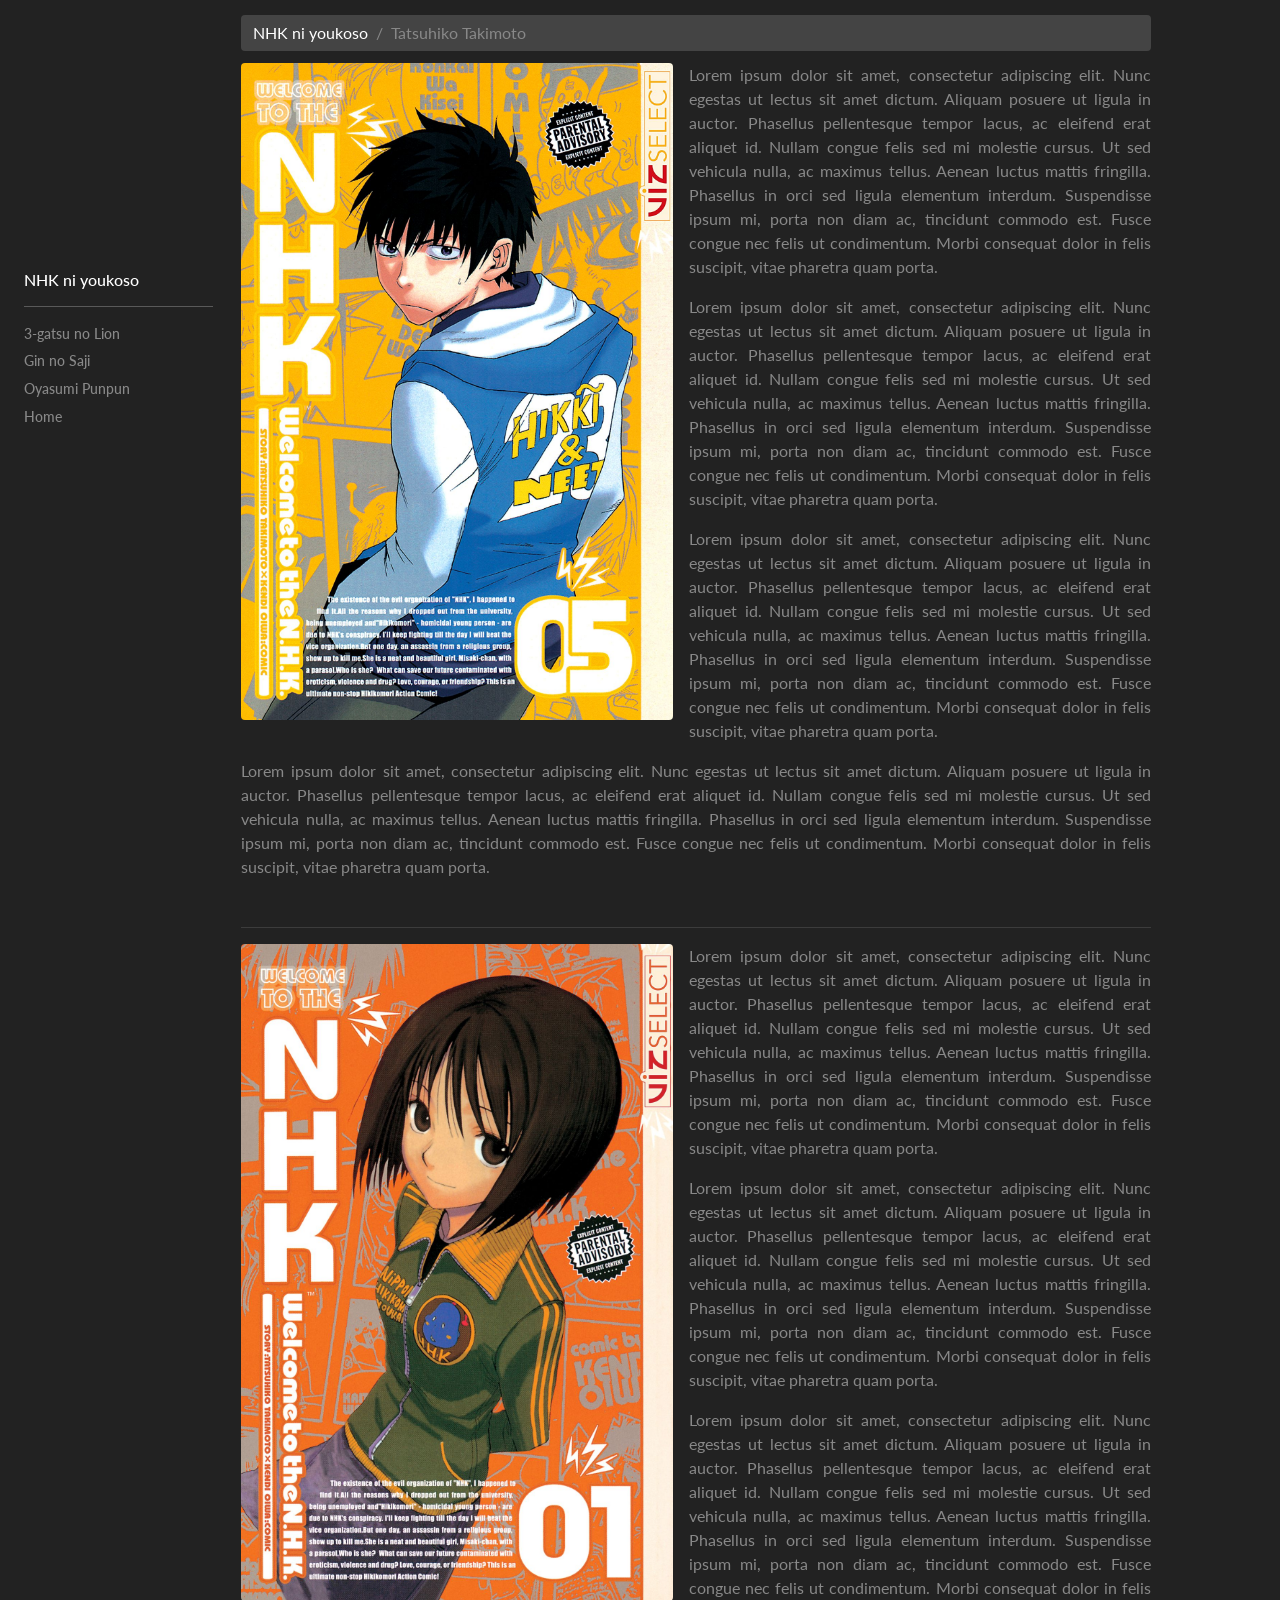
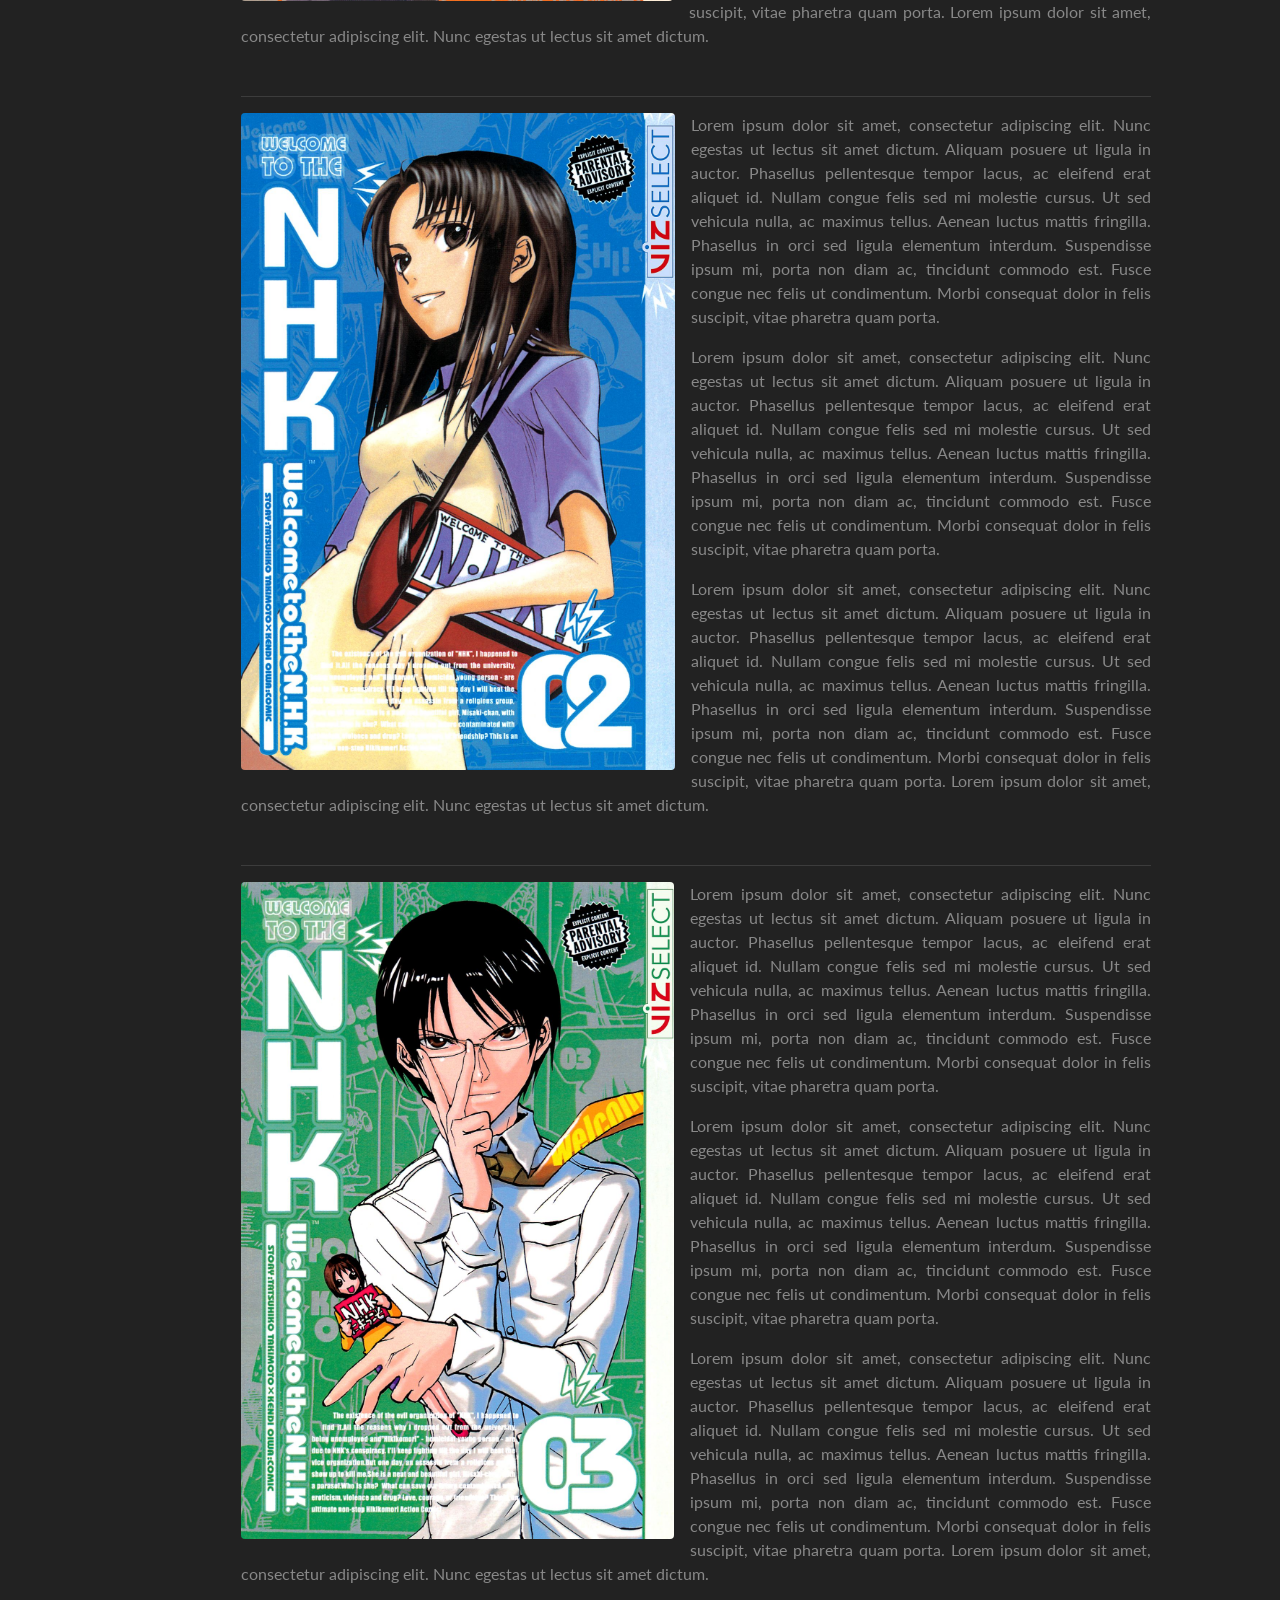
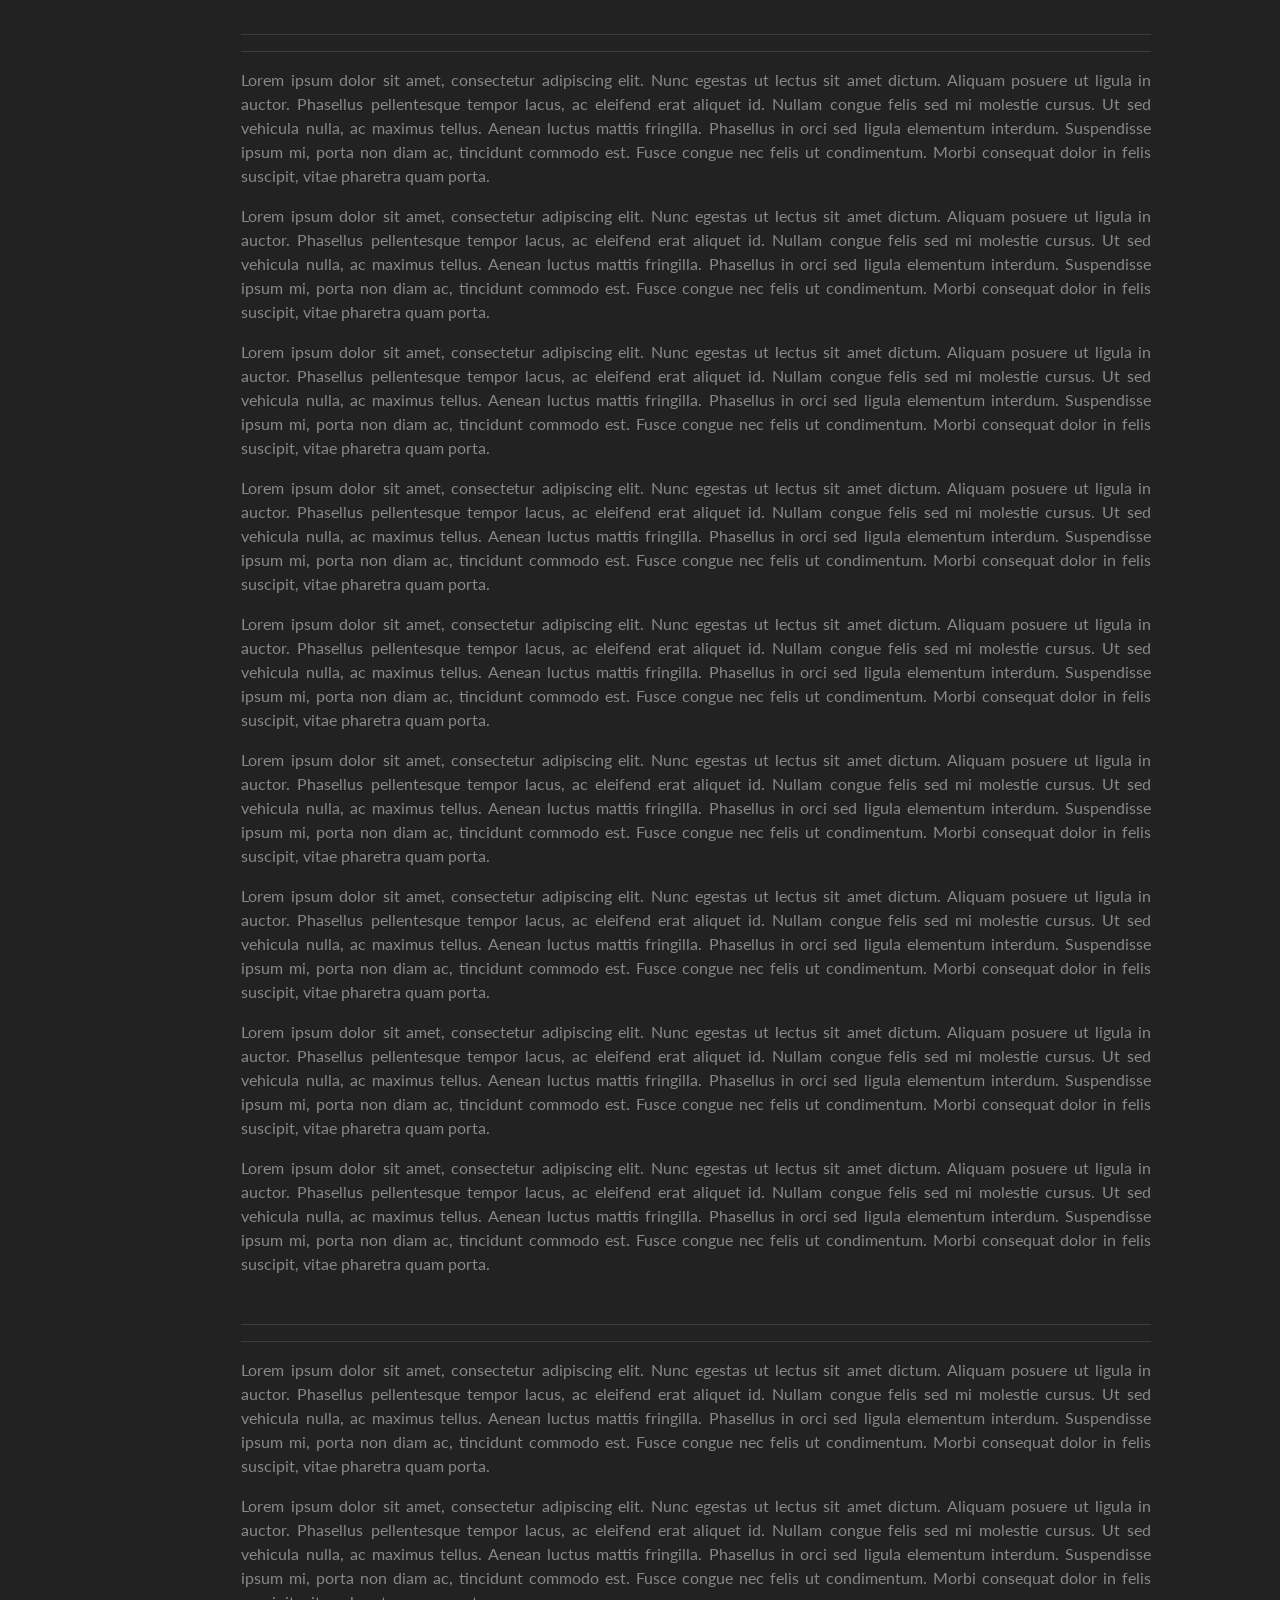
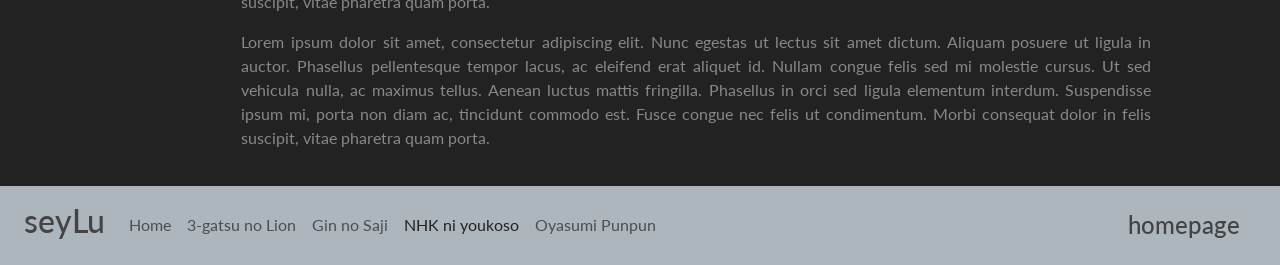
<file: homepage/page3.html>
<!DOCTYPE html>

<html lang="en">
<head>
  <meta charset="utf-8">
  <meta name="viewport" content="width=device-width, initial-scale=1">

  <!-- Bootstrap CSS -->
  <link href="https://cdn.jsdelivr.net/npm/bootstrap@5.1.3/dist/css/bootstrap.min.css" rel="stylesheet" integrity="sha384-1BmE4kWBq78iYhFldvKuhfTAU6auU8tT94WrHftjDbrCEXSU1oBoqyl2QvZ6jIW3" crossorigin="anonymous">
  <link href="static/bootstrap.min.css" rel="stylesheet">
  <link href="static/styles.css" rel="stylesheet">

  <!-- Bootstrap js -->
  <script src="https://cdn.jsdelivr.net/npm/bootstrap@5.1.3/dist/js/bootstrap.bundle.min.js" integrity="sha384-ka7Sk0Gln4gmtz2MlQnikT1wXgYsOg+OMhuP+IlRH9sENBO0LRn5q+8nbTov4+1p" crossorigin="anonymous"></script>

  <link href="img/icon/cat.png" rel="icon">

  <title>
    NHK ni youkoso
  </title>
</head>
<body>
  <main>
    <div class="container-fluid">
      <div class="row" style="margin-top: 0.25rem; margin-bottom: 0.25rem">
        <div class="col-lg-2 pb-3" style="height: 163.375px" id="sidebar">
          <h6>NHK ni youkoso</h6>
          <hr>
          <h6><small><a class="text-muted sidebar" href="page1.html">3-gatsu no Lion</a></small></h6>
          <h6><small><a class="text-muted sidebar" href="page2.html">Gin no Saji</a></small></h6>
          <h6><small><a class="text-muted sidebar" href="page4.html">Oyasumi Punpun</a></small></h6>
          <h6><small><a class="text-muted sidebar" href="index.html">Home</a></small></h6>
        </div>

        <script>
          function screenResize(){
            let width = window.screen.width;
            let nav = document.getElementById('sidebar');
            if (width < 1000)
            {
              nav.classList.remove('sticky-top');
              nav.style.marginBottom = "0.5rem";
              nav.style.paddingTop = "0rem";

              nav.style.width = "100vw";

              window.onscroll = () => {};
            }
            else
            {
              nav.classList.add('sticky-top');
              nav.style.marginBottom = "0rem";
              nav.style.paddingTop = "29.6vh";

              nav.style.width = "16.67vw";

              window.onscroll = () => {
                if (this.scrollY > 0 || document.documentElement.scrollTop > 0) 
                {
                  nav.style.paddingTop = "30.2vh";
                }
                else 
                {
                  nav.style.paddingTop = "29.6vh";
                }
              };
            }
          }
          screenResize();

          window.addEventListener('resize', function(){
            screenResize();
          });
        </script>

        <div class="col-lg-9 text-muted p-3" style="text-align: justify">
          
          <div class="sticky-top sticky-breadcrumb">
            <ol class="breadcrumb">
              <li class="breadcrumb-item"><a style="color: white">NHK ni youkoso</a></li>
              <li class="breadcrumb-item active">Tatsuhiko Takimoto</li>
            </ol>
          </div>

          <img src="img/page3/005.jpg" class="rounded img-fluid float-start me-3 mb-3" alt="NHK ni youkoso: Volume 5">
          <p>Lorem ipsum dolor sit amet, consectetur adipiscing elit. Nunc egestas ut lectus sit amet dictum. Aliquam posuere ut ligula in auctor. Phasellus pellentesque tempor lacus, ac eleifend erat aliquet id. Nullam congue felis sed mi molestie cursus. Ut sed vehicula nulla, ac maximus tellus. Aenean luctus mattis fringilla. Phasellus in orci sed ligula elementum interdum. Suspendisse ipsum mi, porta non diam ac, tincidunt commodo est. Fusce congue nec felis ut condimentum. Morbi consequat dolor in felis suscipit, vitae pharetra quam porta.</p>
          <p>Lorem ipsum dolor sit amet, consectetur adipiscing elit. Nunc egestas ut lectus sit amet dictum. Aliquam posuere ut ligula in auctor. Phasellus pellentesque tempor lacus, ac eleifend erat aliquet id. Nullam congue felis sed mi molestie cursus. Ut sed vehicula nulla, ac maximus tellus. Aenean luctus mattis fringilla. Phasellus in orci sed ligula elementum interdum. Suspendisse ipsum mi, porta non diam ac, tincidunt commodo est. Fusce congue nec felis ut condimentum. Morbi consequat dolor in felis suscipit, vitae pharetra quam porta.</p>
          <p>Lorem ipsum dolor sit amet, consectetur adipiscing elit. Nunc egestas ut lectus sit amet dictum. Aliquam posuere ut ligula in auctor. Phasellus pellentesque tempor lacus, ac eleifend erat aliquet id. Nullam congue felis sed mi molestie cursus. Ut sed vehicula nulla, ac maximus tellus. Aenean luctus mattis fringilla. Phasellus in orci sed ligula elementum interdum. Suspendisse ipsum mi, porta non diam ac, tincidunt commodo est. Fusce congue nec felis ut condimentum. Morbi consequat dolor in felis suscipit, vitae pharetra quam porta.</p>
          <p>Lorem ipsum dolor sit amet, consectetur adipiscing elit. Nunc egestas ut lectus sit amet dictum. Aliquam posuere ut ligula in auctor. Phasellus pellentesque tempor lacus, ac eleifend erat aliquet id. Nullam congue felis sed mi molestie cursus. Ut sed vehicula nulla, ac maximus tellus. Aenean luctus mattis fringilla. Phasellus in orci sed ligula elementum interdum. Suspendisse ipsum mi, porta non diam ac, tincidunt commodo est. Fusce congue nec felis ut condimentum. Morbi consequat dolor in felis suscipit, vitae pharetra quam porta.</p>
          <hr class="divider mb-3 mt-5">
          <img src="img/page3/001.jpg" class="rounded img-fluid float-start me-3 mb-3" alt="NHK ni youkoso: Volume 1">
          <p>Lorem ipsum dolor sit amet, consectetur adipiscing elit. Nunc egestas ut lectus sit amet dictum. Aliquam posuere ut ligula in auctor. Phasellus pellentesque tempor lacus, ac eleifend erat aliquet id. Nullam congue felis sed mi molestie cursus. Ut sed vehicula nulla, ac maximus tellus. Aenean luctus mattis fringilla. Phasellus in orci sed ligula elementum interdum. Suspendisse ipsum mi, porta non diam ac, tincidunt commodo est. Fusce congue nec felis ut condimentum. Morbi consequat dolor in felis suscipit, vitae pharetra quam porta.</p>
          <p>Lorem ipsum dolor sit amet, consectetur adipiscing elit. Nunc egestas ut lectus sit amet dictum. Aliquam posuere ut ligula in auctor. Phasellus pellentesque tempor lacus, ac eleifend erat aliquet id. Nullam congue felis sed mi molestie cursus. Ut sed vehicula nulla, ac maximus tellus. Aenean luctus mattis fringilla. Phasellus in orci sed ligula elementum interdum. Suspendisse ipsum mi, porta non diam ac, tincidunt commodo est. Fusce congue nec felis ut condimentum. Morbi consequat dolor in felis suscipit, vitae pharetra quam porta.</p>
          <p>Lorem ipsum dolor sit amet, consectetur adipiscing elit. Nunc egestas ut lectus sit amet dictum. Aliquam posuere ut ligula in auctor. Phasellus pellentesque tempor lacus, ac eleifend erat aliquet id. Nullam congue felis sed mi molestie cursus. Ut sed vehicula nulla, ac maximus tellus. Aenean luctus mattis fringilla. Phasellus in orci sed ligula elementum interdum. Suspendisse ipsum mi, porta non diam ac, tincidunt commodo est. Fusce congue nec felis ut condimentum. Morbi consequat dolor in felis suscipit, vitae pharetra quam porta. Lorem ipsum dolor sit amet, consectetur adipiscing elit. Nunc egestas ut lectus sit amet dictum.</p>
          <hr class="divider mb-3 mt-5">
          <img src="img/page3/002.jpg" class="rounded img-fluid float-start me-3 mb-3" alt="NHK ni youkoso: Volume 1">
          <p>Lorem ipsum dolor sit amet, consectetur adipiscing elit. Nunc egestas ut lectus sit amet dictum. Aliquam posuere ut ligula in auctor. Phasellus pellentesque tempor lacus, ac eleifend erat aliquet id. Nullam congue felis sed mi molestie cursus. Ut sed vehicula nulla, ac maximus tellus. Aenean luctus mattis fringilla. Phasellus in orci sed ligula elementum interdum. Suspendisse ipsum mi, porta non diam ac, tincidunt commodo est. Fusce congue nec felis ut condimentum. Morbi consequat dolor in felis suscipit, vitae pharetra quam porta.</p>
          <p>Lorem ipsum dolor sit amet, consectetur adipiscing elit. Nunc egestas ut lectus sit amet dictum. Aliquam posuere ut ligula in auctor. Phasellus pellentesque tempor lacus, ac eleifend erat aliquet id. Nullam congue felis sed mi molestie cursus. Ut sed vehicula nulla, ac maximus tellus. Aenean luctus mattis fringilla. Phasellus in orci sed ligula elementum interdum. Suspendisse ipsum mi, porta non diam ac, tincidunt commodo est. Fusce congue nec felis ut condimentum. Morbi consequat dolor in felis suscipit, vitae pharetra quam porta.</p>
          <p>Lorem ipsum dolor sit amet, consectetur adipiscing elit. Nunc egestas ut lectus sit amet dictum. Aliquam posuere ut ligula in auctor. Phasellus pellentesque tempor lacus, ac eleifend erat aliquet id. Nullam congue felis sed mi molestie cursus. Ut sed vehicula nulla, ac maximus tellus. Aenean luctus mattis fringilla. Phasellus in orci sed ligula elementum interdum. Suspendisse ipsum mi, porta non diam ac, tincidunt commodo est. Fusce congue nec felis ut condimentum. Morbi consequat dolor in felis suscipit, vitae pharetra quam porta. Lorem ipsum dolor sit amet, consectetur adipiscing elit. Nunc egestas ut lectus sit amet dictum.</p>
          <hr class="divider mb-3 mt-5">
          <img src="img/page3/003.jpg" class="rounded img-fluid float-start me-3 mb-3" alt="NHK ni youkoso: Volume 1">
          <p>Lorem ipsum dolor sit amet, consectetur adipiscing elit. Nunc egestas ut lectus sit amet dictum. Aliquam posuere ut ligula in auctor. Phasellus pellentesque tempor lacus, ac eleifend erat aliquet id. Nullam congue felis sed mi molestie cursus. Ut sed vehicula nulla, ac maximus tellus. Aenean luctus mattis fringilla. Phasellus in orci sed ligula elementum interdum. Suspendisse ipsum mi, porta non diam ac, tincidunt commodo est. Fusce congue nec felis ut condimentum. Morbi consequat dolor in felis suscipit, vitae pharetra quam porta.</p>
          <p>Lorem ipsum dolor sit amet, consectetur adipiscing elit. Nunc egestas ut lectus sit amet dictum. Aliquam posuere ut ligula in auctor. Phasellus pellentesque tempor lacus, ac eleifend erat aliquet id. Nullam congue felis sed mi molestie cursus. Ut sed vehicula nulla, ac maximus tellus. Aenean luctus mattis fringilla. Phasellus in orci sed ligula elementum interdum. Suspendisse ipsum mi, porta non diam ac, tincidunt commodo est. Fusce congue nec felis ut condimentum. Morbi consequat dolor in felis suscipit, vitae pharetra quam porta.</p>
          <p>Lorem ipsum dolor sit amet, consectetur adipiscing elit. Nunc egestas ut lectus sit amet dictum. Aliquam posuere ut ligula in auctor. Phasellus pellentesque tempor lacus, ac eleifend erat aliquet id. Nullam congue felis sed mi molestie cursus. Ut sed vehicula nulla, ac maximus tellus. Aenean luctus mattis fringilla. Phasellus in orci sed ligula elementum interdum. Suspendisse ipsum mi, porta non diam ac, tincidunt commodo est. Fusce congue nec felis ut condimentum. Morbi consequat dolor in felis suscipit, vitae pharetra quam porta. Lorem ipsum dolor sit amet, consectetur adipiscing elit. Nunc egestas ut lectus sit amet dictum.</p>
          <hr class="divider mt-5">
          <hr class="divider mb-3">
          <p>Lorem ipsum dolor sit amet, consectetur adipiscing elit. Nunc egestas ut lectus sit amet dictum. Aliquam posuere ut ligula in auctor. Phasellus pellentesque tempor lacus, ac eleifend erat aliquet id. Nullam congue felis sed mi molestie cursus. Ut sed vehicula nulla, ac maximus tellus. Aenean luctus mattis fringilla. Phasellus in orci sed ligula elementum interdum. Suspendisse ipsum mi, porta non diam ac, tincidunt commodo est. Fusce congue nec felis ut condimentum. Morbi consequat dolor in felis suscipit, vitae pharetra quam porta.</p>
          <p>Lorem ipsum dolor sit amet, consectetur adipiscing elit. Nunc egestas ut lectus sit amet dictum. Aliquam posuere ut ligula in auctor. Phasellus pellentesque tempor lacus, ac eleifend erat aliquet id. Nullam congue felis sed mi molestie cursus. Ut sed vehicula nulla, ac maximus tellus. Aenean luctus mattis fringilla. Phasellus in orci sed ligula elementum interdum. Suspendisse ipsum mi, porta non diam ac, tincidunt commodo est. Fusce congue nec felis ut condimentum. Morbi consequat dolor in felis suscipit, vitae pharetra quam porta.</p>
          <p>Lorem ipsum dolor sit amet, consectetur adipiscing elit. Nunc egestas ut lectus sit amet dictum. Aliquam posuere ut ligula in auctor. Phasellus pellentesque tempor lacus, ac eleifend erat aliquet id. Nullam congue felis sed mi molestie cursus. Ut sed vehicula nulla, ac maximus tellus. Aenean luctus mattis fringilla. Phasellus in orci sed ligula elementum interdum. Suspendisse ipsum mi, porta non diam ac, tincidunt commodo est. Fusce congue nec felis ut condimentum. Morbi consequat dolor in felis suscipit, vitae pharetra quam porta.</p>
          <p>Lorem ipsum dolor sit amet, consectetur adipiscing elit. Nunc egestas ut lectus sit amet dictum. Aliquam posuere ut ligula in auctor. Phasellus pellentesque tempor lacus, ac eleifend erat aliquet id. Nullam congue felis sed mi molestie cursus. Ut sed vehicula nulla, ac maximus tellus. Aenean luctus mattis fringilla. Phasellus in orci sed ligula elementum interdum. Suspendisse ipsum mi, porta non diam ac, tincidunt commodo est. Fusce congue nec felis ut condimentum. Morbi consequat dolor in felis suscipit, vitae pharetra quam porta.</p>
          <p>Lorem ipsum dolor sit amet, consectetur adipiscing elit. Nunc egestas ut lectus sit amet dictum. Aliquam posuere ut ligula in auctor. Phasellus pellentesque tempor lacus, ac eleifend erat aliquet id. Nullam congue felis sed mi molestie cursus. Ut sed vehicula nulla, ac maximus tellus. Aenean luctus mattis fringilla. Phasellus in orci sed ligula elementum interdum. Suspendisse ipsum mi, porta non diam ac, tincidunt commodo est. Fusce congue nec felis ut condimentum. Morbi consequat dolor in felis suscipit, vitae pharetra quam porta.</p>
          <p>Lorem ipsum dolor sit amet, consectetur adipiscing elit. Nunc egestas ut lectus sit amet dictum. Aliquam posuere ut ligula in auctor. Phasellus pellentesque tempor lacus, ac eleifend erat aliquet id. Nullam congue felis sed mi molestie cursus. Ut sed vehicula nulla, ac maximus tellus. Aenean luctus mattis fringilla. Phasellus in orci sed ligula elementum interdum. Suspendisse ipsum mi, porta non diam ac, tincidunt commodo est. Fusce congue nec felis ut condimentum. Morbi consequat dolor in felis suscipit, vitae pharetra quam porta.</p>
          <p>Lorem ipsum dolor sit amet, consectetur adipiscing elit. Nunc egestas ut lectus sit amet dictum. Aliquam posuere ut ligula in auctor. Phasellus pellentesque tempor lacus, ac eleifend erat aliquet id. Nullam congue felis sed mi molestie cursus. Ut sed vehicula nulla, ac maximus tellus. Aenean luctus mattis fringilla. Phasellus in orci sed ligula elementum interdum. Suspendisse ipsum mi, porta non diam ac, tincidunt commodo est. Fusce congue nec felis ut condimentum. Morbi consequat dolor in felis suscipit, vitae pharetra quam porta.</p>
          <p>Lorem ipsum dolor sit amet, consectetur adipiscing elit. Nunc egestas ut lectus sit amet dictum. Aliquam posuere ut ligula in auctor. Phasellus pellentesque tempor lacus, ac eleifend erat aliquet id. Nullam congue felis sed mi molestie cursus. Ut sed vehicula nulla, ac maximus tellus. Aenean luctus mattis fringilla. Phasellus in orci sed ligula elementum interdum. Suspendisse ipsum mi, porta non diam ac, tincidunt commodo est. Fusce congue nec felis ut condimentum. Morbi consequat dolor in felis suscipit, vitae pharetra quam porta.</p>
          <p>Lorem ipsum dolor sit amet, consectetur adipiscing elit. Nunc egestas ut lectus sit amet dictum. Aliquam posuere ut ligula in auctor. Phasellus pellentesque tempor lacus, ac eleifend erat aliquet id. Nullam congue felis sed mi molestie cursus. Ut sed vehicula nulla, ac maximus tellus. Aenean luctus mattis fringilla. Phasellus in orci sed ligula elementum interdum. Suspendisse ipsum mi, porta non diam ac, tincidunt commodo est. Fusce congue nec felis ut condimentum. Morbi consequat dolor in felis suscipit, vitae pharetra quam porta.</p>
          <hr class="divider mt-5">
          <hr class="divider mb-3">
          <p>Lorem ipsum dolor sit amet, consectetur adipiscing elit. Nunc egestas ut lectus sit amet dictum. Aliquam posuere ut ligula in auctor. Phasellus pellentesque tempor lacus, ac eleifend erat aliquet id. Nullam congue felis sed mi molestie cursus. Ut sed vehicula nulla, ac maximus tellus. Aenean luctus mattis fringilla. Phasellus in orci sed ligula elementum interdum. Suspendisse ipsum mi, porta non diam ac, tincidunt commodo est. Fusce congue nec felis ut condimentum. Morbi consequat dolor in felis suscipit, vitae pharetra quam porta.</p>
          <p>Lorem ipsum dolor sit amet, consectetur adipiscing elit. Nunc egestas ut lectus sit amet dictum. Aliquam posuere ut ligula in auctor. Phasellus pellentesque tempor lacus, ac eleifend erat aliquet id. Nullam congue felis sed mi molestie cursus. Ut sed vehicula nulla, ac maximus tellus. Aenean luctus mattis fringilla. Phasellus in orci sed ligula elementum interdum. Suspendisse ipsum mi, porta non diam ac, tincidunt commodo est. Fusce congue nec felis ut condimentum. Morbi consequat dolor in felis suscipit, vitae pharetra quam porta.</p>
          <p>Lorem ipsum dolor sit amet, consectetur adipiscing elit. Nunc egestas ut lectus sit amet dictum. Aliquam posuere ut ligula in auctor. Phasellus pellentesque tempor lacus, ac eleifend erat aliquet id. Nullam congue felis sed mi molestie cursus. Ut sed vehicula nulla, ac maximus tellus. Aenean luctus mattis fringilla. Phasellus in orci sed ligula elementum interdum. Suspendisse ipsum mi, porta non diam ac, tincidunt commodo est. Fusce congue nec felis ut condimentum. Morbi consequat dolor in felis suscipit, vitae pharetra quam porta.</p>

        </div>
        <div class="col-lg-1"></div>
      </div>
    </div>
  </main>
  <footer class="footer">
    <nav class="navbar navbar-expand-lg navbar-light bg-light">
      <div class="container-fluid">
        <h3 class="h3-about">seyLu</h3>
        <button class="navbar-toggler" type="button" data-bs-toggle="collapse" data-bs-target="#navbarColor03" aria-controls="navbarColor03" aria-expanded="false" aria-label="Toggle navigation">
          <span class="navbar-toggler-icon"></span>
        </button>

        <div class="collapse navbar-collapse" id="navbarColor03">
          <ul class="navbar-nav me-auto">
            <li class="nav-item">
              <a class="nav-link" href="index.html">Home</a>
            </li>
            <li class="nav-item">
              <a class="nav-link" href="page1.html">3-gatsu no Lion</a>
            </li>
            <li class="nav-item">
              <a class="nav-link" href="page2.html">Gin no Saji</a>
            </li>
            <li class="nav-item">
              <a class="nav-link active">NHK ni youkoso
                <span class="visually-hidden">(current)</span>
              </a>
            </li>
            <li class="nav-item">
              <a class="nav-link" href="page4.html">Oyasumi Punpun</a>
            </li>
          </ul>
          <div class="d-inline-block">
            <h4 class="h4-about">homepage</h4>
          </form>
        </div>
      </div>
    </nav>
  </footer>
</body>
</html>
</file>
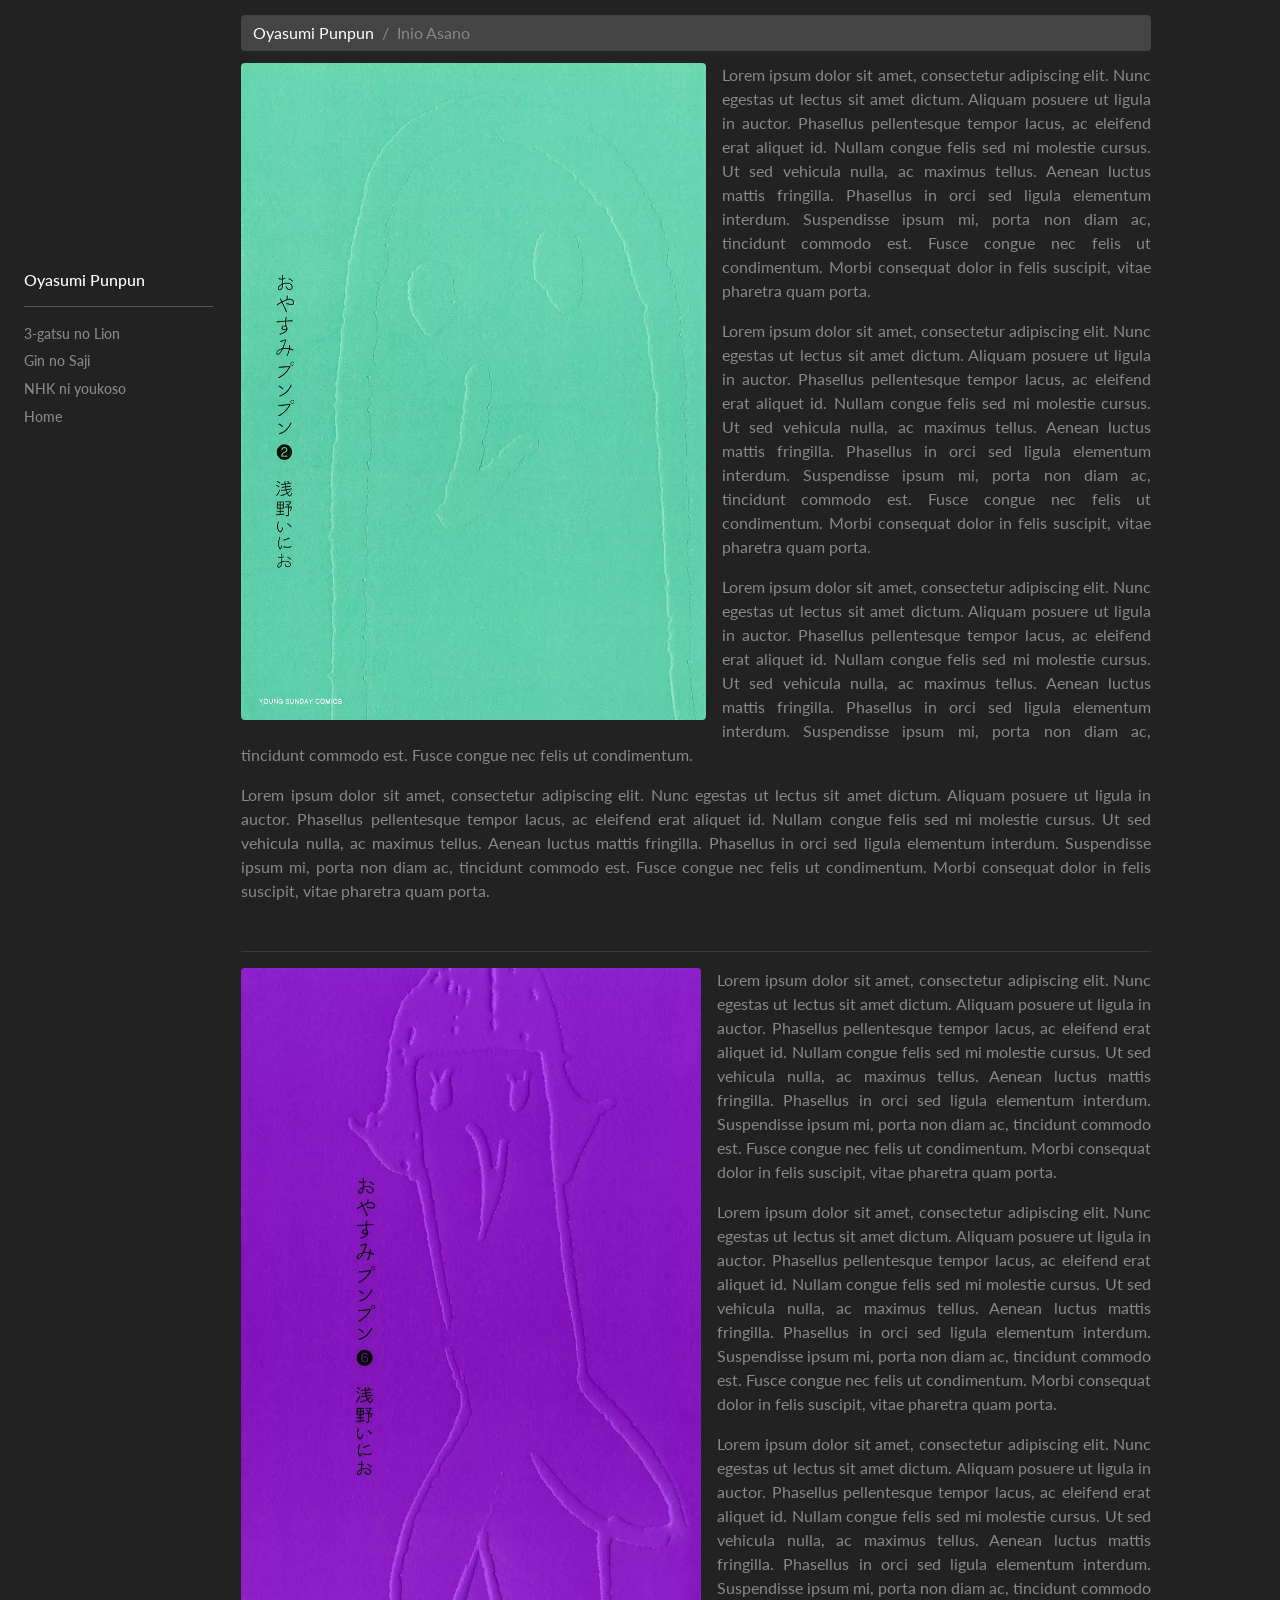
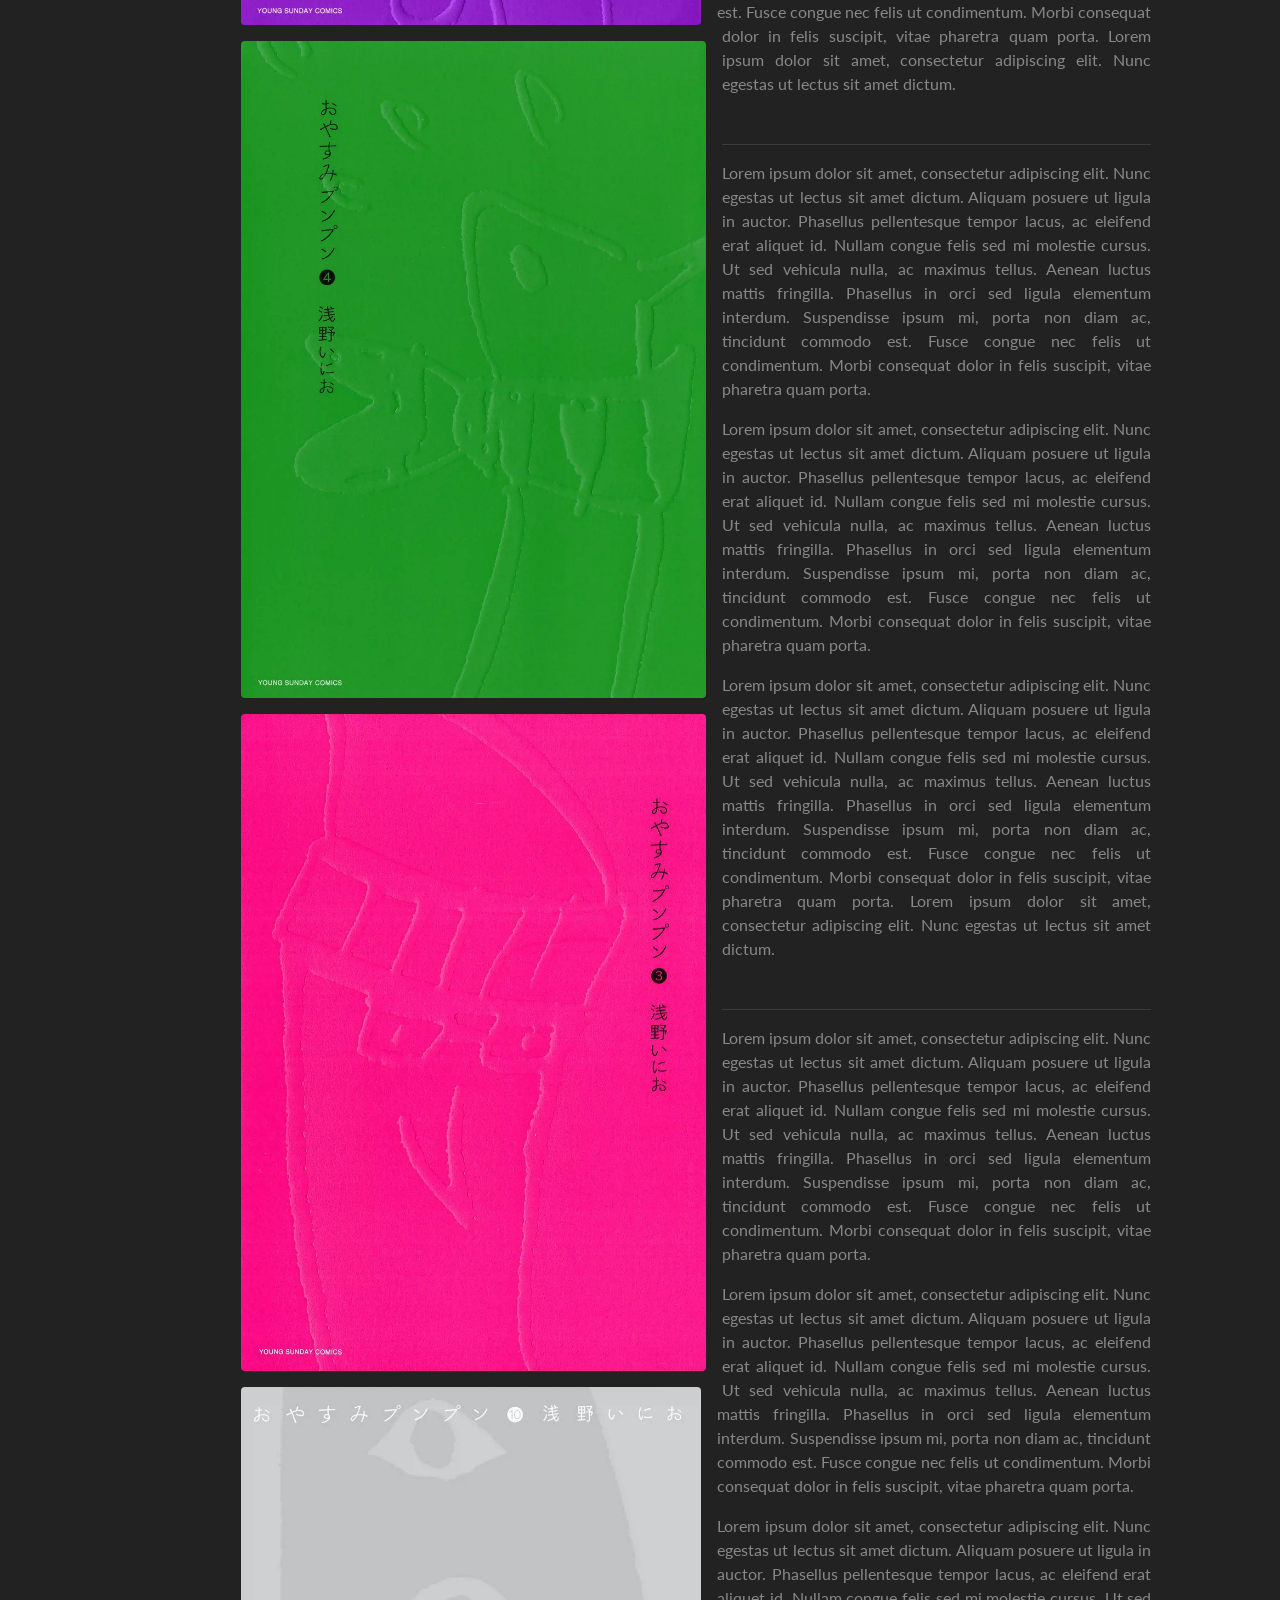
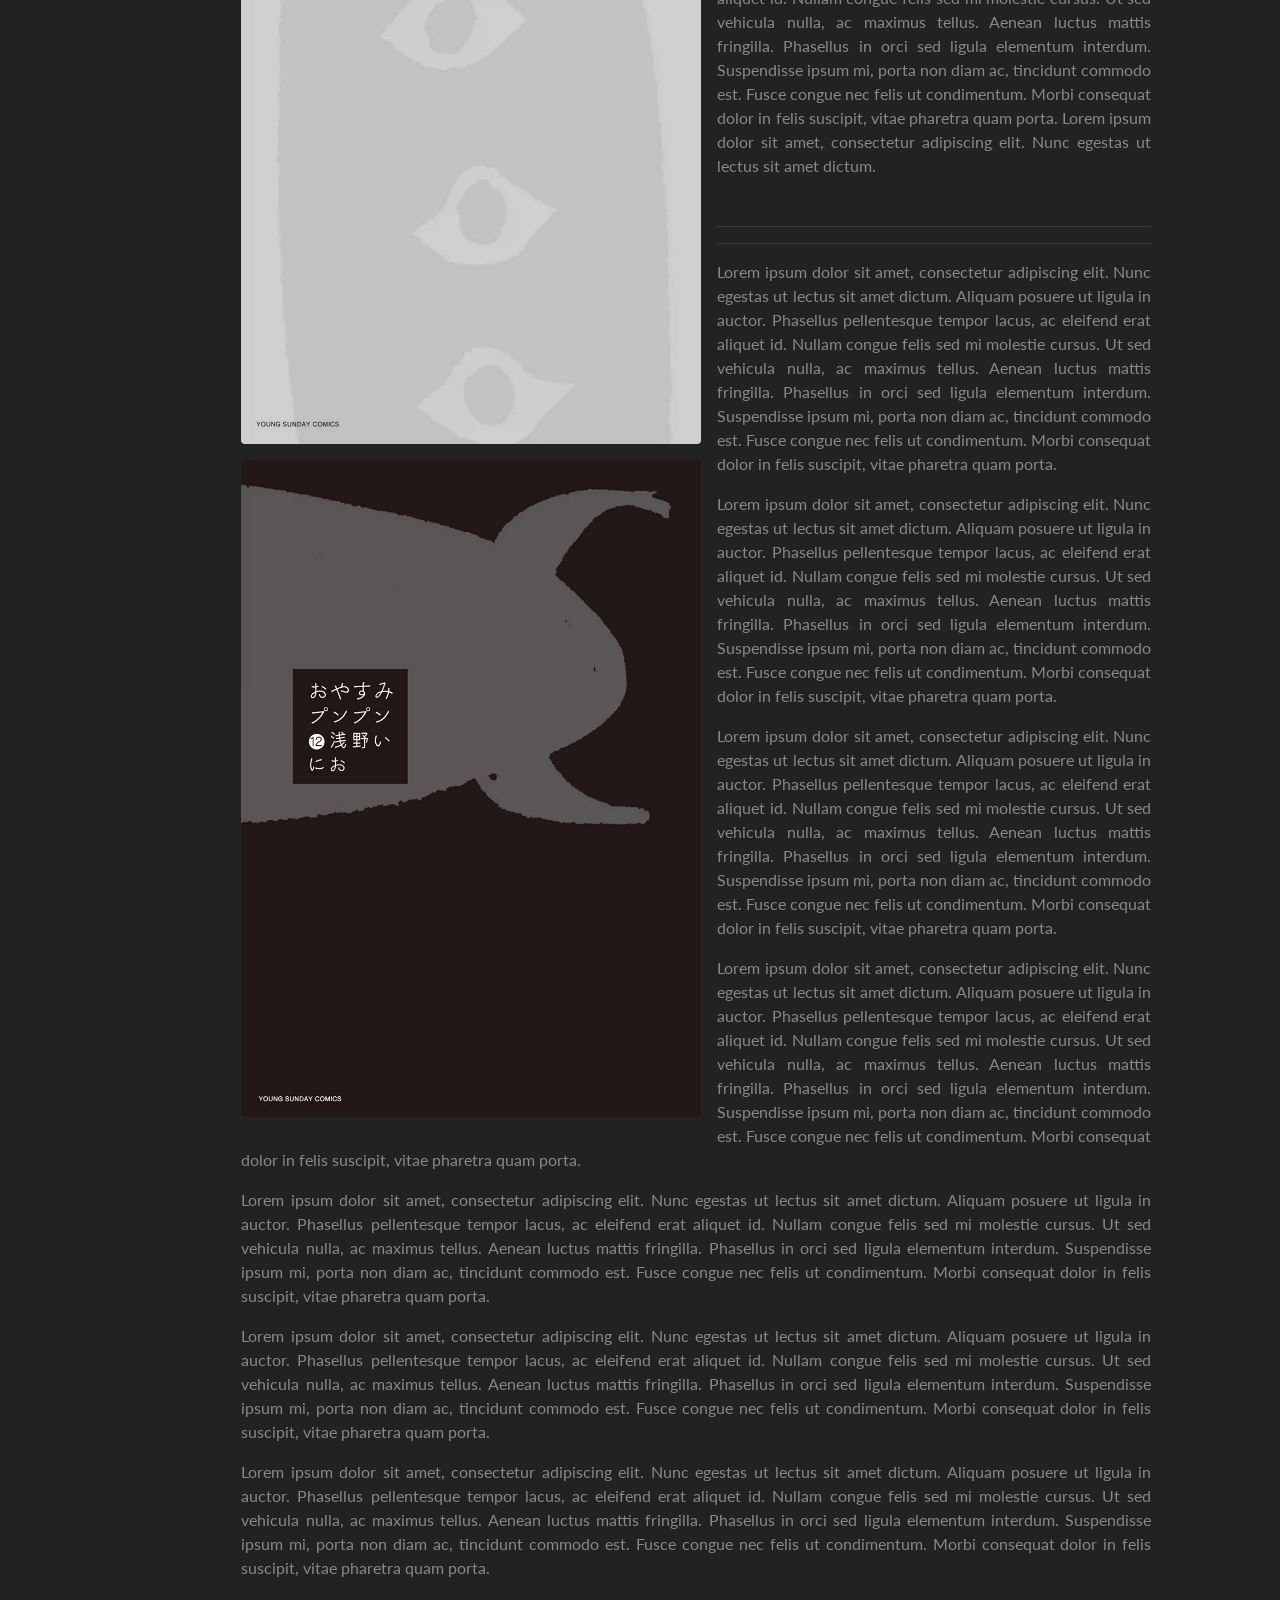
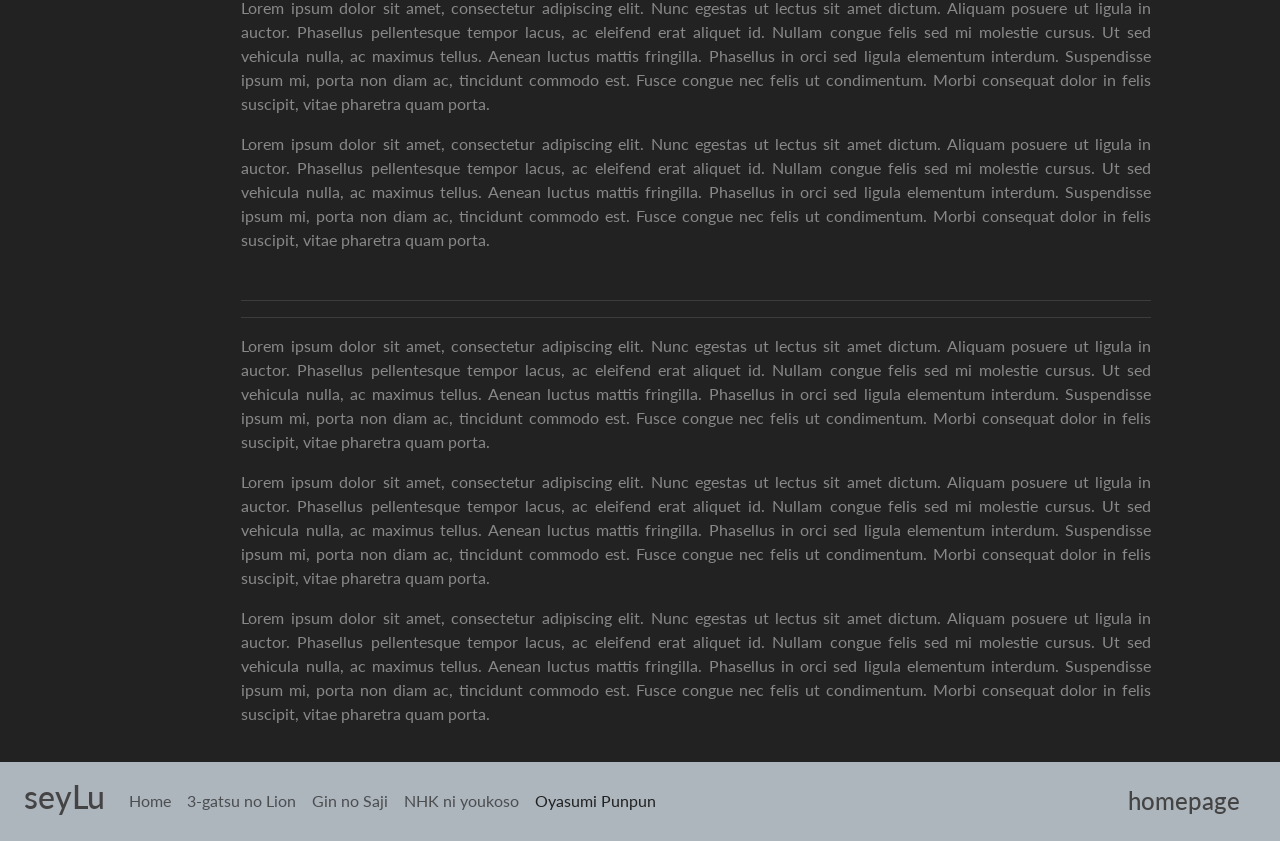
<file: homepage/page4.html>
<!DOCTYPE html>

<html lang="en">
<head>
  <meta charset="utf-8">
  <meta name="viewport" content="width=device-width, initial-scale=1">

  <!-- Bootstrap CSS -->
  <link href="https://cdn.jsdelivr.net/npm/bootstrap@5.1.3/dist/css/bootstrap.min.css" rel="stylesheet" integrity="sha384-1BmE4kWBq78iYhFldvKuhfTAU6auU8tT94WrHftjDbrCEXSU1oBoqyl2QvZ6jIW3" crossorigin="anonymous">
  <link href="static/bootstrap.min.css" rel="stylesheet">
  <link href="static/styles.css" rel="stylesheet">

  <!-- Bootstrap js -->
  <script src="https://cdn.jsdelivr.net/npm/bootstrap@5.1.3/dist/js/bootstrap.bundle.min.js" integrity="sha384-ka7Sk0Gln4gmtz2MlQnikT1wXgYsOg+OMhuP+IlRH9sENBO0LRn5q+8nbTov4+1p" crossorigin="anonymous"></script>

  <link href="img/icon/cat.png" rel="icon">

  <title>
    Oyasumi Punpun
  </title>
</head>
<body>
  <main>
    <div class="container-fluid">
      <div class="row" style="margin-top: 0.25rem; margin-bottom: 0.25rem">
        <div class="col-lg-2 pb-3" style="height: 163.375px" id="sidebar">
          <h6>Oyasumi Punpun</h6>
          <hr>
          <h6><small><a class="text-muted sidebar" href="page1.html">3-gatsu no Lion</a></small></h6>
          <h6><small><a class="text-muted sidebar" href="page2.html">Gin no Saji</a></small></h6>
          <h6><small><a class="text-muted sidebar" href="page3.html">NHK ni youkoso</a></small></h6>
          <h6><small><a class="text-muted sidebar" href="index.html">Home</a></small></h6>
        </div>

        <script>
          function screenResize(){
            let width = window.screen.width;
            let nav = document.getElementById('sidebar');
            if (width < 1000)
            {
              nav.classList.remove('sticky-top');
              nav.style.marginBottom = "0.5rem";
              nav.style.paddingTop = "0rem";

              nav.style.width = "100vw";

              window.onscroll = () => {};
            }
            else
            {
              nav.classList.add('sticky-top');
              nav.style.marginBottom = "0rem";
              nav.style.paddingTop = "29.6vh";

              nav.style.width = "16.67vw";

              window.onscroll = () => {
                if (this.scrollY > 0 || document.documentElement.scrollTop > 0) 
                {
                  nav.style.paddingTop = "30.2vh";
                }
                else 
                {
                  nav.style.paddingTop = "29.6vh";
                }
              };
            }
          }
          screenResize();

          window.addEventListener('resize', function(){
            screenResize();
          });
        </script>

        <div class="col-lg-9 text-muted p-3" style="text-align: justify">
          
          <div class="sticky-top sticky-breadcrumb">
            <ol class="breadcrumb">
              <li class="breadcrumb-item"><a style="color: white">Oyasumi Punpun</a></li>
              <li class="breadcrumb-item active">Inio Asano</li>
            </ol>
          </div>

          <img src="img/page4/002.jpg" class="rounded img-fluid float-start me-3 mb-3" alt="Oyasumi Punpun: Volume 1">
          <p>Lorem ipsum dolor sit amet, consectetur adipiscing elit. Nunc egestas ut lectus sit amet dictum. Aliquam posuere ut ligula in auctor. Phasellus pellentesque tempor lacus, ac eleifend erat aliquet id. Nullam congue felis sed mi molestie cursus. Ut sed vehicula nulla, ac maximus tellus. Aenean luctus mattis fringilla. Phasellus in orci sed ligula elementum interdum. Suspendisse ipsum mi, porta non diam ac, tincidunt commodo est. Fusce congue nec felis ut condimentum. Morbi consequat dolor in felis suscipit, vitae pharetra quam porta.</p>
          <p>Lorem ipsum dolor sit amet, consectetur adipiscing elit. Nunc egestas ut lectus sit amet dictum. Aliquam posuere ut ligula in auctor. Phasellus pellentesque tempor lacus, ac eleifend erat aliquet id. Nullam congue felis sed mi molestie cursus. Ut sed vehicula nulla, ac maximus tellus. Aenean luctus mattis fringilla. Phasellus in orci sed ligula elementum interdum. Suspendisse ipsum mi, porta non diam ac, tincidunt commodo est. Fusce congue nec felis ut condimentum. Morbi consequat dolor in felis suscipit, vitae pharetra quam porta.</p>
          <p>Lorem ipsum dolor sit amet, consectetur adipiscing elit. Nunc egestas ut lectus sit amet dictum. Aliquam posuere ut ligula in auctor. Phasellus pellentesque tempor lacus, ac eleifend erat aliquet id. Nullam congue felis sed mi molestie cursus. Ut sed vehicula nulla, ac maximus tellus. Aenean luctus mattis fringilla. Phasellus in orci sed ligula elementum interdum. Suspendisse ipsum mi, porta non diam ac, tincidunt commodo est. Fusce congue nec felis ut condimentum.</p>
          <p>Lorem ipsum dolor sit amet, consectetur adipiscing elit. Nunc egestas ut lectus sit amet dictum. Aliquam posuere ut ligula in auctor. Phasellus pellentesque tempor lacus, ac eleifend erat aliquet id. Nullam congue felis sed mi molestie cursus. Ut sed vehicula nulla, ac maximus tellus. Aenean luctus mattis fringilla. Phasellus in orci sed ligula elementum interdum. Suspendisse ipsum mi, porta non diam ac, tincidunt commodo est. Fusce congue nec felis ut condimentum. Morbi consequat dolor in felis suscipit, vitae pharetra quam porta.</p>
          <hr class="divider mb-3 mt-5">
          <img src="img/page4/006.jpg" class="rounded img-fluid float-start me-3 mb-3" alt="Oyasumi Punpun: Volume 6">
          <img src="img/page4/004.jpg" class="rounded img-fluid float-start me-3 mb-3" alt="Oyasumi Punpun: Volume 4">
          <p>Lorem ipsum dolor sit amet, consectetur adipiscing elit. Nunc egestas ut lectus sit amet dictum. Aliquam posuere ut ligula in auctor. Phasellus pellentesque tempor lacus, ac eleifend erat aliquet id. Nullam congue felis sed mi molestie cursus. Ut sed vehicula nulla, ac maximus tellus. Aenean luctus mattis fringilla. Phasellus in orci sed ligula elementum interdum. Suspendisse ipsum mi, porta non diam ac, tincidunt commodo est. Fusce congue nec felis ut condimentum. Morbi consequat dolor in felis suscipit, vitae pharetra quam porta.</p>
          <p>Lorem ipsum dolor sit amet, consectetur adipiscing elit. Nunc egestas ut lectus sit amet dictum. Aliquam posuere ut ligula in auctor. Phasellus pellentesque tempor lacus, ac eleifend erat aliquet id. Nullam congue felis sed mi molestie cursus. Ut sed vehicula nulla, ac maximus tellus. Aenean luctus mattis fringilla. Phasellus in orci sed ligula elementum interdum. Suspendisse ipsum mi, porta non diam ac, tincidunt commodo est. Fusce congue nec felis ut condimentum. Morbi consequat dolor in felis suscipit, vitae pharetra quam porta.</p>
          <p>Lorem ipsum dolor sit amet, consectetur adipiscing elit. Nunc egestas ut lectus sit amet dictum. Aliquam posuere ut ligula in auctor. Phasellus pellentesque tempor lacus, ac eleifend erat aliquet id. Nullam congue felis sed mi molestie cursus. Ut sed vehicula nulla, ac maximus tellus. Aenean luctus mattis fringilla. Phasellus in orci sed ligula elementum interdum. Suspendisse ipsum mi, porta non diam ac, tincidunt commodo est. Fusce congue nec felis ut condimentum. Morbi consequat dolor in felis suscipit, vitae pharetra quam porta. Lorem ipsum dolor sit amet, consectetur adipiscing elit. Nunc egestas ut lectus sit amet dictum.</p>
          <hr class="divider mb-3 mt-5">
          <img src="img/page4/003.jpg" class="rounded img-fluid float-start me-3 mb-3" alt="Oyasumi Punpun: Volume 3">
          <p>Lorem ipsum dolor sit amet, consectetur adipiscing elit. Nunc egestas ut lectus sit amet dictum. Aliquam posuere ut ligula in auctor. Phasellus pellentesque tempor lacus, ac eleifend erat aliquet id. Nullam congue felis sed mi molestie cursus. Ut sed vehicula nulla, ac maximus tellus. Aenean luctus mattis fringilla. Phasellus in orci sed ligula elementum interdum. Suspendisse ipsum mi, porta non diam ac, tincidunt commodo est. Fusce congue nec felis ut condimentum. Morbi consequat dolor in felis suscipit, vitae pharetra quam porta.</p>
          <p>Lorem ipsum dolor sit amet, consectetur adipiscing elit. Nunc egestas ut lectus sit amet dictum. Aliquam posuere ut ligula in auctor. Phasellus pellentesque tempor lacus, ac eleifend erat aliquet id. Nullam congue felis sed mi molestie cursus. Ut sed vehicula nulla, ac maximus tellus. Aenean luctus mattis fringilla. Phasellus in orci sed ligula elementum interdum. Suspendisse ipsum mi, porta non diam ac, tincidunt commodo est. Fusce congue nec felis ut condimentum. Morbi consequat dolor in felis suscipit, vitae pharetra quam porta.</p>
          <p>Lorem ipsum dolor sit amet, consectetur adipiscing elit. Nunc egestas ut lectus sit amet dictum. Aliquam posuere ut ligula in auctor. Phasellus pellentesque tempor lacus, ac eleifend erat aliquet id. Nullam congue felis sed mi molestie cursus. Ut sed vehicula nulla, ac maximus tellus. Aenean luctus mattis fringilla. Phasellus in orci sed ligula elementum interdum. Suspendisse ipsum mi, porta non diam ac, tincidunt commodo est. Fusce congue nec felis ut condimentum. Morbi consequat dolor in felis suscipit, vitae pharetra quam porta. Lorem ipsum dolor sit amet, consectetur adipiscing elit. Nunc egestas ut lectus sit amet dictum.</p>
          <hr class="divider mb-3 mt-5">
          <img src="img/page4/010.jpg" class="rounded img-fluid float-start me-3 mb-3" alt="Oyasumi Punpun: Volume 10">
          <img src="img/page4/012.jpg" class="rounded img-fluid float-start me-3 mb-3" alt="Oyasumi Punpun: Volume 12">
          <p>Lorem ipsum dolor sit amet, consectetur adipiscing elit. Nunc egestas ut lectus sit amet dictum. Aliquam posuere ut ligula in auctor. Phasellus pellentesque tempor lacus, ac eleifend erat aliquet id. Nullam congue felis sed mi molestie cursus. Ut sed vehicula nulla, ac maximus tellus. Aenean luctus mattis fringilla. Phasellus in orci sed ligula elementum interdum. Suspendisse ipsum mi, porta non diam ac, tincidunt commodo est. Fusce congue nec felis ut condimentum. Morbi consequat dolor in felis suscipit, vitae pharetra quam porta.</p>
          <p>Lorem ipsum dolor sit amet, consectetur adipiscing elit. Nunc egestas ut lectus sit amet dictum. Aliquam posuere ut ligula in auctor. Phasellus pellentesque tempor lacus, ac eleifend erat aliquet id. Nullam congue felis sed mi molestie cursus. Ut sed vehicula nulla, ac maximus tellus. Aenean luctus mattis fringilla. Phasellus in orci sed ligula elementum interdum. Suspendisse ipsum mi, porta non diam ac, tincidunt commodo est. Fusce congue nec felis ut condimentum. Morbi consequat dolor in felis suscipit, vitae pharetra quam porta.</p>
          <p>Lorem ipsum dolor sit amet, consectetur adipiscing elit. Nunc egestas ut lectus sit amet dictum. Aliquam posuere ut ligula in auctor. Phasellus pellentesque tempor lacus, ac eleifend erat aliquet id. Nullam congue felis sed mi molestie cursus. Ut sed vehicula nulla, ac maximus tellus. Aenean luctus mattis fringilla. Phasellus in orci sed ligula elementum interdum. Suspendisse ipsum mi, porta non diam ac, tincidunt commodo est. Fusce congue nec felis ut condimentum. Morbi consequat dolor in felis suscipit, vitae pharetra quam porta. Lorem ipsum dolor sit amet, consectetur adipiscing elit. Nunc egestas ut lectus sit amet dictum.</p>
          <hr class="divider mt-5">
          <hr class="divider mb-3">
          <p>Lorem ipsum dolor sit amet, consectetur adipiscing elit. Nunc egestas ut lectus sit amet dictum. Aliquam posuere ut ligula in auctor. Phasellus pellentesque tempor lacus, ac eleifend erat aliquet id. Nullam congue felis sed mi molestie cursus. Ut sed vehicula nulla, ac maximus tellus. Aenean luctus mattis fringilla. Phasellus in orci sed ligula elementum interdum. Suspendisse ipsum mi, porta non diam ac, tincidunt commodo est. Fusce congue nec felis ut condimentum. Morbi consequat dolor in felis suscipit, vitae pharetra quam porta.</p>
          <p>Lorem ipsum dolor sit amet, consectetur adipiscing elit. Nunc egestas ut lectus sit amet dictum. Aliquam posuere ut ligula in auctor. Phasellus pellentesque tempor lacus, ac eleifend erat aliquet id. Nullam congue felis sed mi molestie cursus. Ut sed vehicula nulla, ac maximus tellus. Aenean luctus mattis fringilla. Phasellus in orci sed ligula elementum interdum. Suspendisse ipsum mi, porta non diam ac, tincidunt commodo est. Fusce congue nec felis ut condimentum. Morbi consequat dolor in felis suscipit, vitae pharetra quam porta.</p>
          <p>Lorem ipsum dolor sit amet, consectetur adipiscing elit. Nunc egestas ut lectus sit amet dictum. Aliquam posuere ut ligula in auctor. Phasellus pellentesque tempor lacus, ac eleifend erat aliquet id. Nullam congue felis sed mi molestie cursus. Ut sed vehicula nulla, ac maximus tellus. Aenean luctus mattis fringilla. Phasellus in orci sed ligula elementum interdum. Suspendisse ipsum mi, porta non diam ac, tincidunt commodo est. Fusce congue nec felis ut condimentum. Morbi consequat dolor in felis suscipit, vitae pharetra quam porta.</p>
          <p>Lorem ipsum dolor sit amet, consectetur adipiscing elit. Nunc egestas ut lectus sit amet dictum. Aliquam posuere ut ligula in auctor. Phasellus pellentesque tempor lacus, ac eleifend erat aliquet id. Nullam congue felis sed mi molestie cursus. Ut sed vehicula nulla, ac maximus tellus. Aenean luctus mattis fringilla. Phasellus in orci sed ligula elementum interdum. Suspendisse ipsum mi, porta non diam ac, tincidunt commodo est. Fusce congue nec felis ut condimentum. Morbi consequat dolor in felis suscipit, vitae pharetra quam porta.</p>
          <p>Lorem ipsum dolor sit amet, consectetur adipiscing elit. Nunc egestas ut lectus sit amet dictum. Aliquam posuere ut ligula in auctor. Phasellus pellentesque tempor lacus, ac eleifend erat aliquet id. Nullam congue felis sed mi molestie cursus. Ut sed vehicula nulla, ac maximus tellus. Aenean luctus mattis fringilla. Phasellus in orci sed ligula elementum interdum. Suspendisse ipsum mi, porta non diam ac, tincidunt commodo est. Fusce congue nec felis ut condimentum. Morbi consequat dolor in felis suscipit, vitae pharetra quam porta.</p>
          <p>Lorem ipsum dolor sit amet, consectetur adipiscing elit. Nunc egestas ut lectus sit amet dictum. Aliquam posuere ut ligula in auctor. Phasellus pellentesque tempor lacus, ac eleifend erat aliquet id. Nullam congue felis sed mi molestie cursus. Ut sed vehicula nulla, ac maximus tellus. Aenean luctus mattis fringilla. Phasellus in orci sed ligula elementum interdum. Suspendisse ipsum mi, porta non diam ac, tincidunt commodo est. Fusce congue nec felis ut condimentum. Morbi consequat dolor in felis suscipit, vitae pharetra quam porta.</p>
          <p>Lorem ipsum dolor sit amet, consectetur adipiscing elit. Nunc egestas ut lectus sit amet dictum. Aliquam posuere ut ligula in auctor. Phasellus pellentesque tempor lacus, ac eleifend erat aliquet id. Nullam congue felis sed mi molestie cursus. Ut sed vehicula nulla, ac maximus tellus. Aenean luctus mattis fringilla. Phasellus in orci sed ligula elementum interdum. Suspendisse ipsum mi, porta non diam ac, tincidunt commodo est. Fusce congue nec felis ut condimentum. Morbi consequat dolor in felis suscipit, vitae pharetra quam porta.</p>
          <p>Lorem ipsum dolor sit amet, consectetur adipiscing elit. Nunc egestas ut lectus sit amet dictum. Aliquam posuere ut ligula in auctor. Phasellus pellentesque tempor lacus, ac eleifend erat aliquet id. Nullam congue felis sed mi molestie cursus. Ut sed vehicula nulla, ac maximus tellus. Aenean luctus mattis fringilla. Phasellus in orci sed ligula elementum interdum. Suspendisse ipsum mi, porta non diam ac, tincidunt commodo est. Fusce congue nec felis ut condimentum. Morbi consequat dolor in felis suscipit, vitae pharetra quam porta.</p>
          <p>Lorem ipsum dolor sit amet, consectetur adipiscing elit. Nunc egestas ut lectus sit amet dictum. Aliquam posuere ut ligula in auctor. Phasellus pellentesque tempor lacus, ac eleifend erat aliquet id. Nullam congue felis sed mi molestie cursus. Ut sed vehicula nulla, ac maximus tellus. Aenean luctus mattis fringilla. Phasellus in orci sed ligula elementum interdum. Suspendisse ipsum mi, porta non diam ac, tincidunt commodo est. Fusce congue nec felis ut condimentum. Morbi consequat dolor in felis suscipit, vitae pharetra quam porta.</p>
          <hr class="divider mt-5">
          <hr class="divider mb-3">
          <p>Lorem ipsum dolor sit amet, consectetur adipiscing elit. Nunc egestas ut lectus sit amet dictum. Aliquam posuere ut ligula in auctor. Phasellus pellentesque tempor lacus, ac eleifend erat aliquet id. Nullam congue felis sed mi molestie cursus. Ut sed vehicula nulla, ac maximus tellus. Aenean luctus mattis fringilla. Phasellus in orci sed ligula elementum interdum. Suspendisse ipsum mi, porta non diam ac, tincidunt commodo est. Fusce congue nec felis ut condimentum. Morbi consequat dolor in felis suscipit, vitae pharetra quam porta.</p>
          <p>Lorem ipsum dolor sit amet, consectetur adipiscing elit. Nunc egestas ut lectus sit amet dictum. Aliquam posuere ut ligula in auctor. Phasellus pellentesque tempor lacus, ac eleifend erat aliquet id. Nullam congue felis sed mi molestie cursus. Ut sed vehicula nulla, ac maximus tellus. Aenean luctus mattis fringilla. Phasellus in orci sed ligula elementum interdum. Suspendisse ipsum mi, porta non diam ac, tincidunt commodo est. Fusce congue nec felis ut condimentum. Morbi consequat dolor in felis suscipit, vitae pharetra quam porta.</p>
          <p>Lorem ipsum dolor sit amet, consectetur adipiscing elit. Nunc egestas ut lectus sit amet dictum. Aliquam posuere ut ligula in auctor. Phasellus pellentesque tempor lacus, ac eleifend erat aliquet id. Nullam congue felis sed mi molestie cursus. Ut sed vehicula nulla, ac maximus tellus. Aenean luctus mattis fringilla. Phasellus in orci sed ligula elementum interdum. Suspendisse ipsum mi, porta non diam ac, tincidunt commodo est. Fusce congue nec felis ut condimentum. Morbi consequat dolor in felis suscipit, vitae pharetra quam porta.</p>
        
        </div>
        <div class="col-lg-1"></div>
      </div>
    </div>
  </main>
  <footer class="footer">
    <nav class="navbar navbar-expand-lg navbar-light bg-light">
      <div class="container-fluid">
        <h3 class="h3-about">seyLu</h3>
        <button class="navbar-toggler" type="button" data-bs-toggle="collapse" data-bs-target="#navbarColor03" aria-controls="navbarColor03" aria-expanded="false" aria-label="Toggle navigation">
          <span class="navbar-toggler-icon"></span>
        </button>

        <div class="collapse navbar-collapse" id="navbarColor03">
          <ul class="navbar-nav me-auto">
            <li class="nav-item">
              <a class="nav-link" href="index.html">Home</a>
            </li>
            <li class="nav-item">
              <a class="nav-link" href="page1.html">3-gatsu no Lion</a>
            </li>
            <li class="nav-item">
              <a class="nav-link" href="page2.html">Gin no Saji</a>
            </li>
            <li class="nav-item">
              <a class="nav-link" href="page3.html">NHK ni youkoso</a>
            </li>
            <li class="nav-item">
              <a class="nav-link active">Oyasumi Punpun
                <span class="visually-hidden">(current)</span>
              </a>
            </li>
          </ul>
          <div class="d-inline-block">
            <h4 class="h4-about">homepage</h4>
          </form>
        </div>
      </div>
    </nav>
  </footer>
</body>
</html>
</file>
<file: homepage/static/styles.css>
img
{
    max-height: 73vh;
}

.card img
{
    object-fit: contain;
}

.sidebar
{
    text-decoration: none;
}

.sticky-breadcrumb
{
    max-height: 5vh;
    margin-top: -1rem;
    padding-top: 0.7rem;
    padding-bottom: 3rem;
    background-color: #222;
}

.h3-about
{
    margin-right: 1rem;
    color: #444;
}

.h4-about
{
    margin-bottom: 0rem;
    margin-right: 1rem;
    color: #444;
}
</file>
